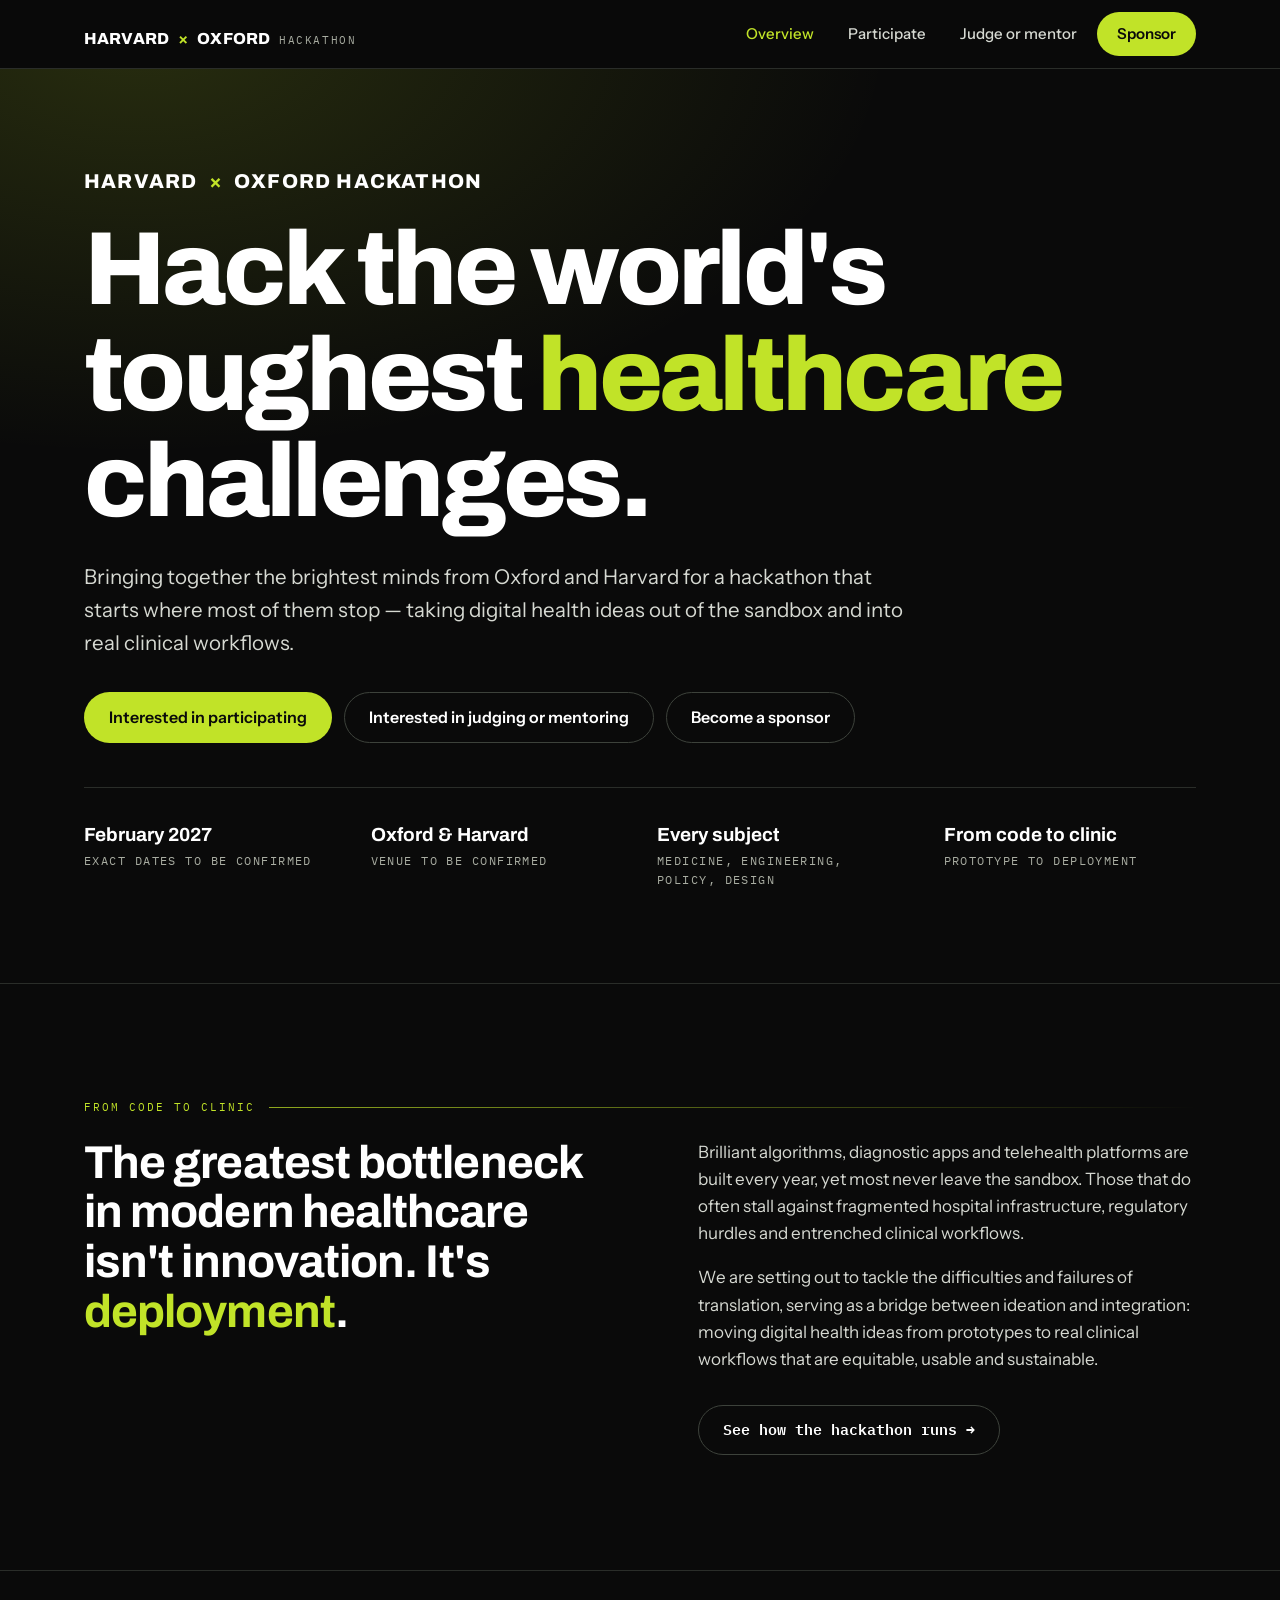
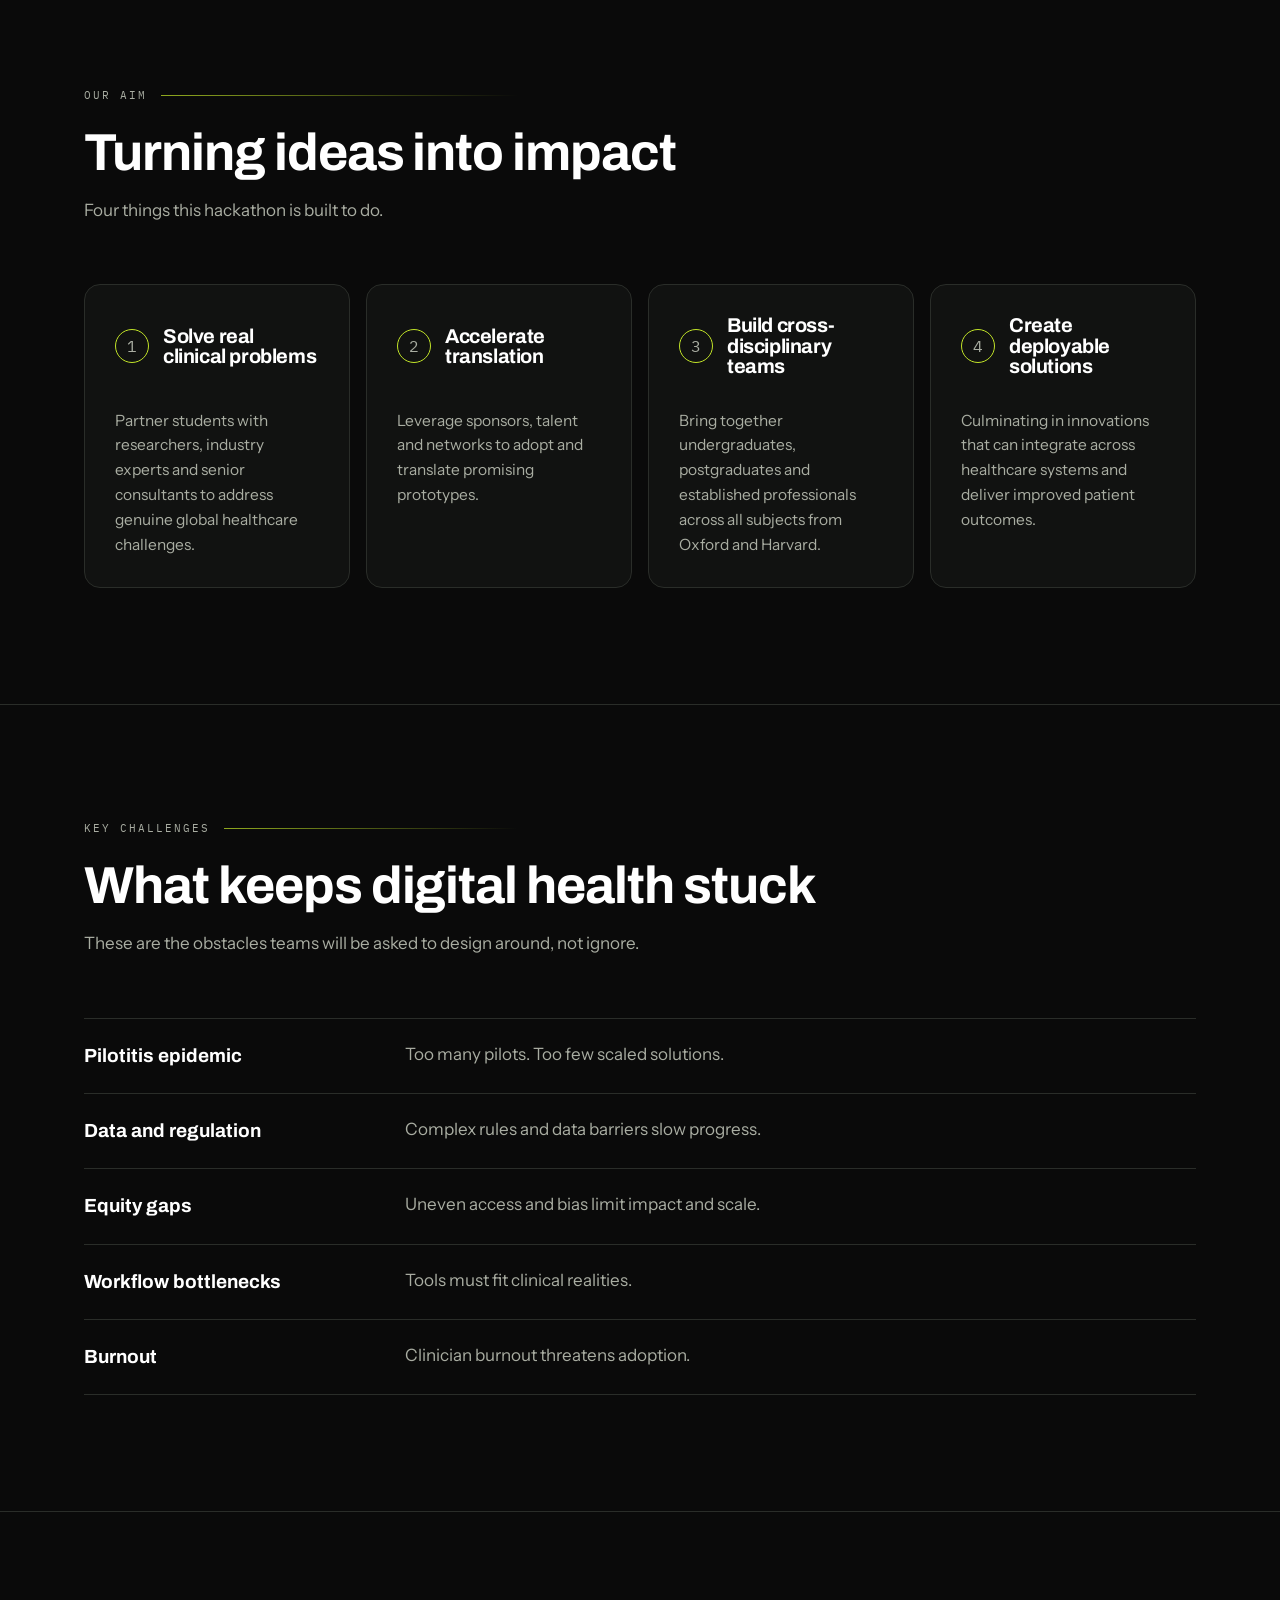
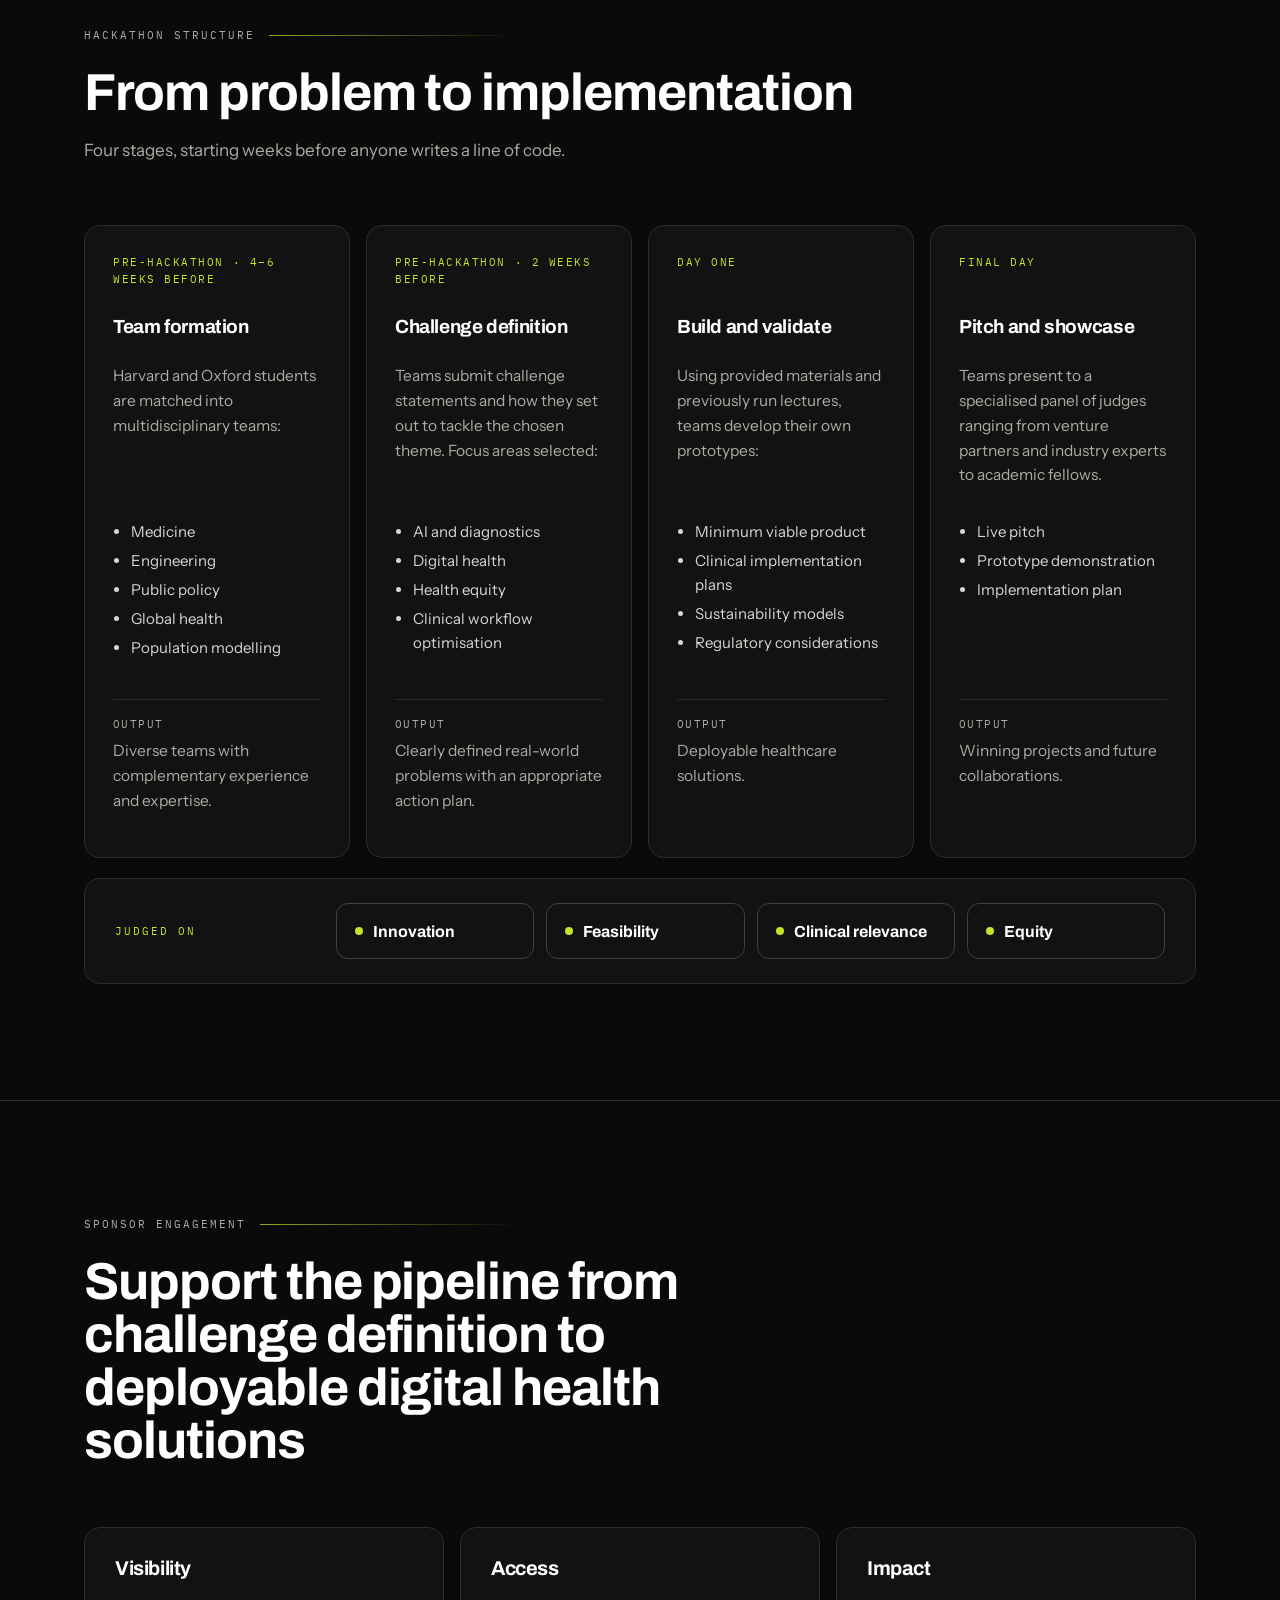
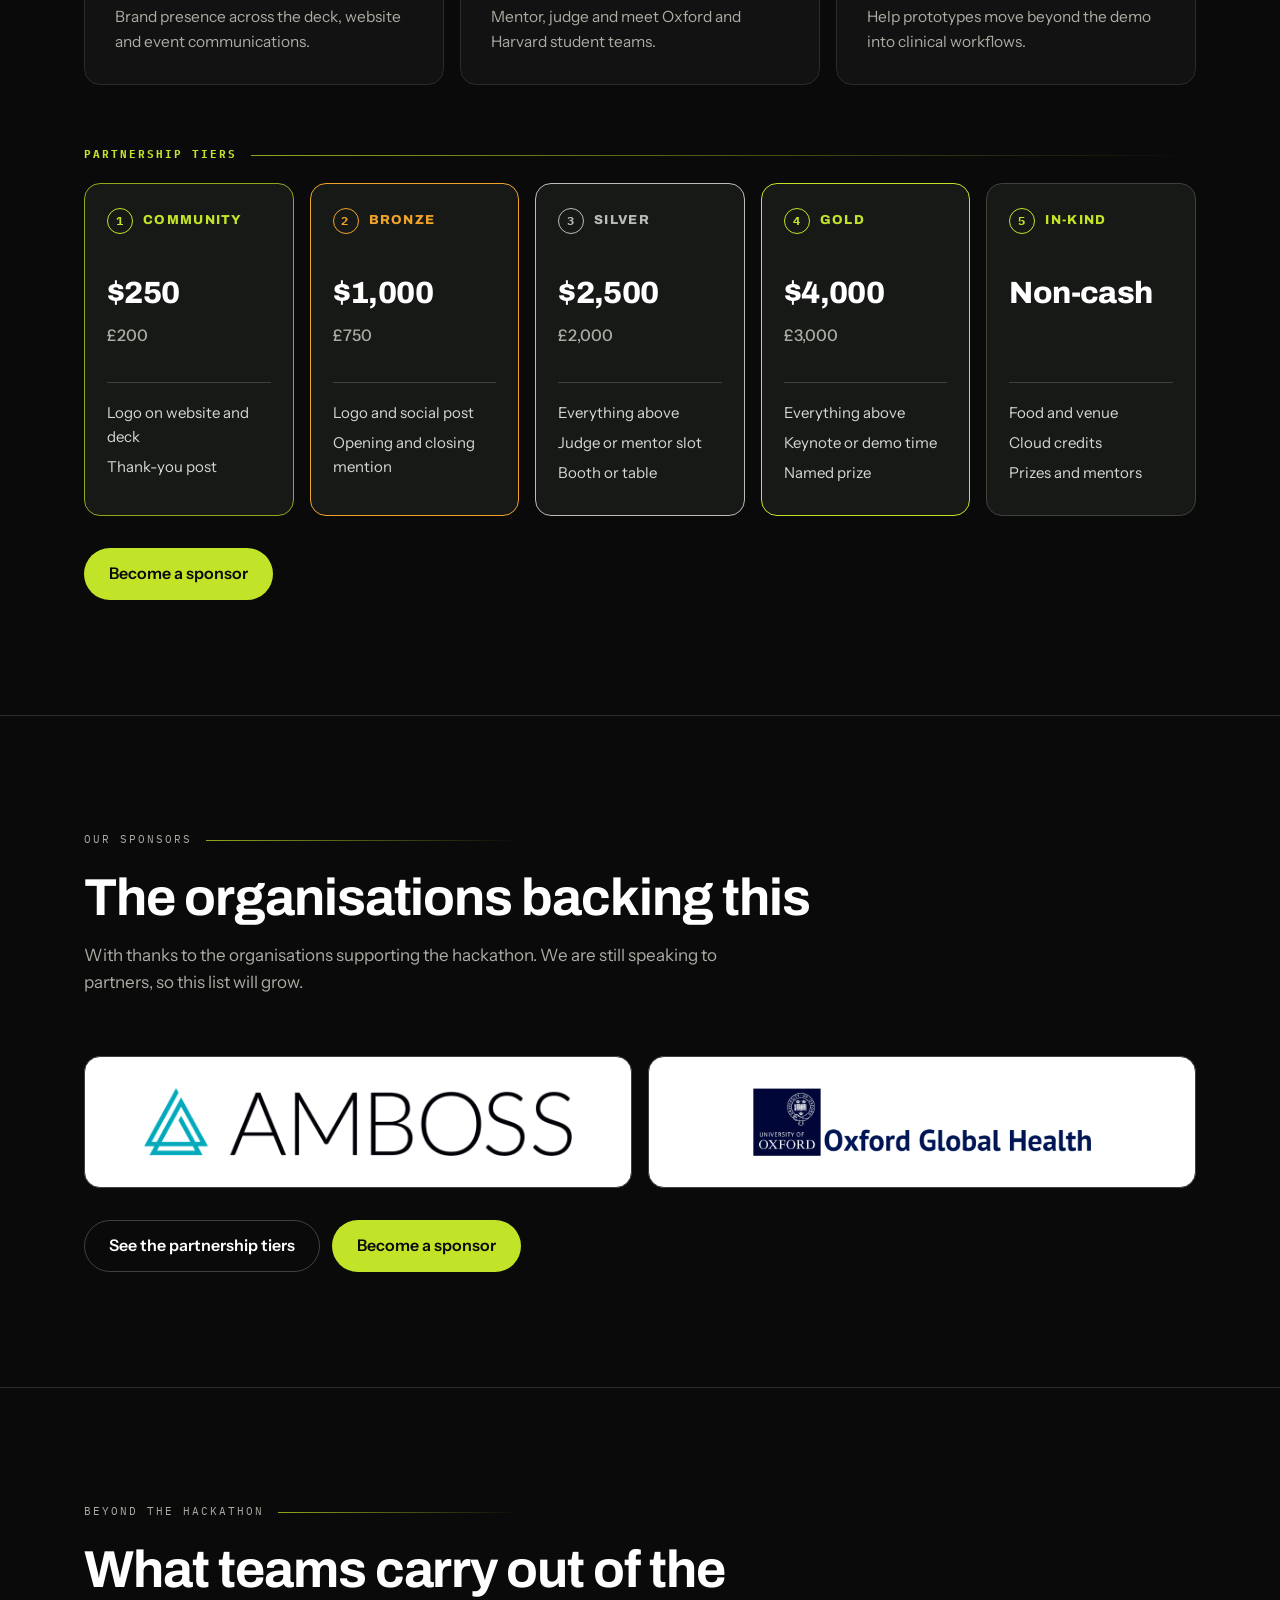
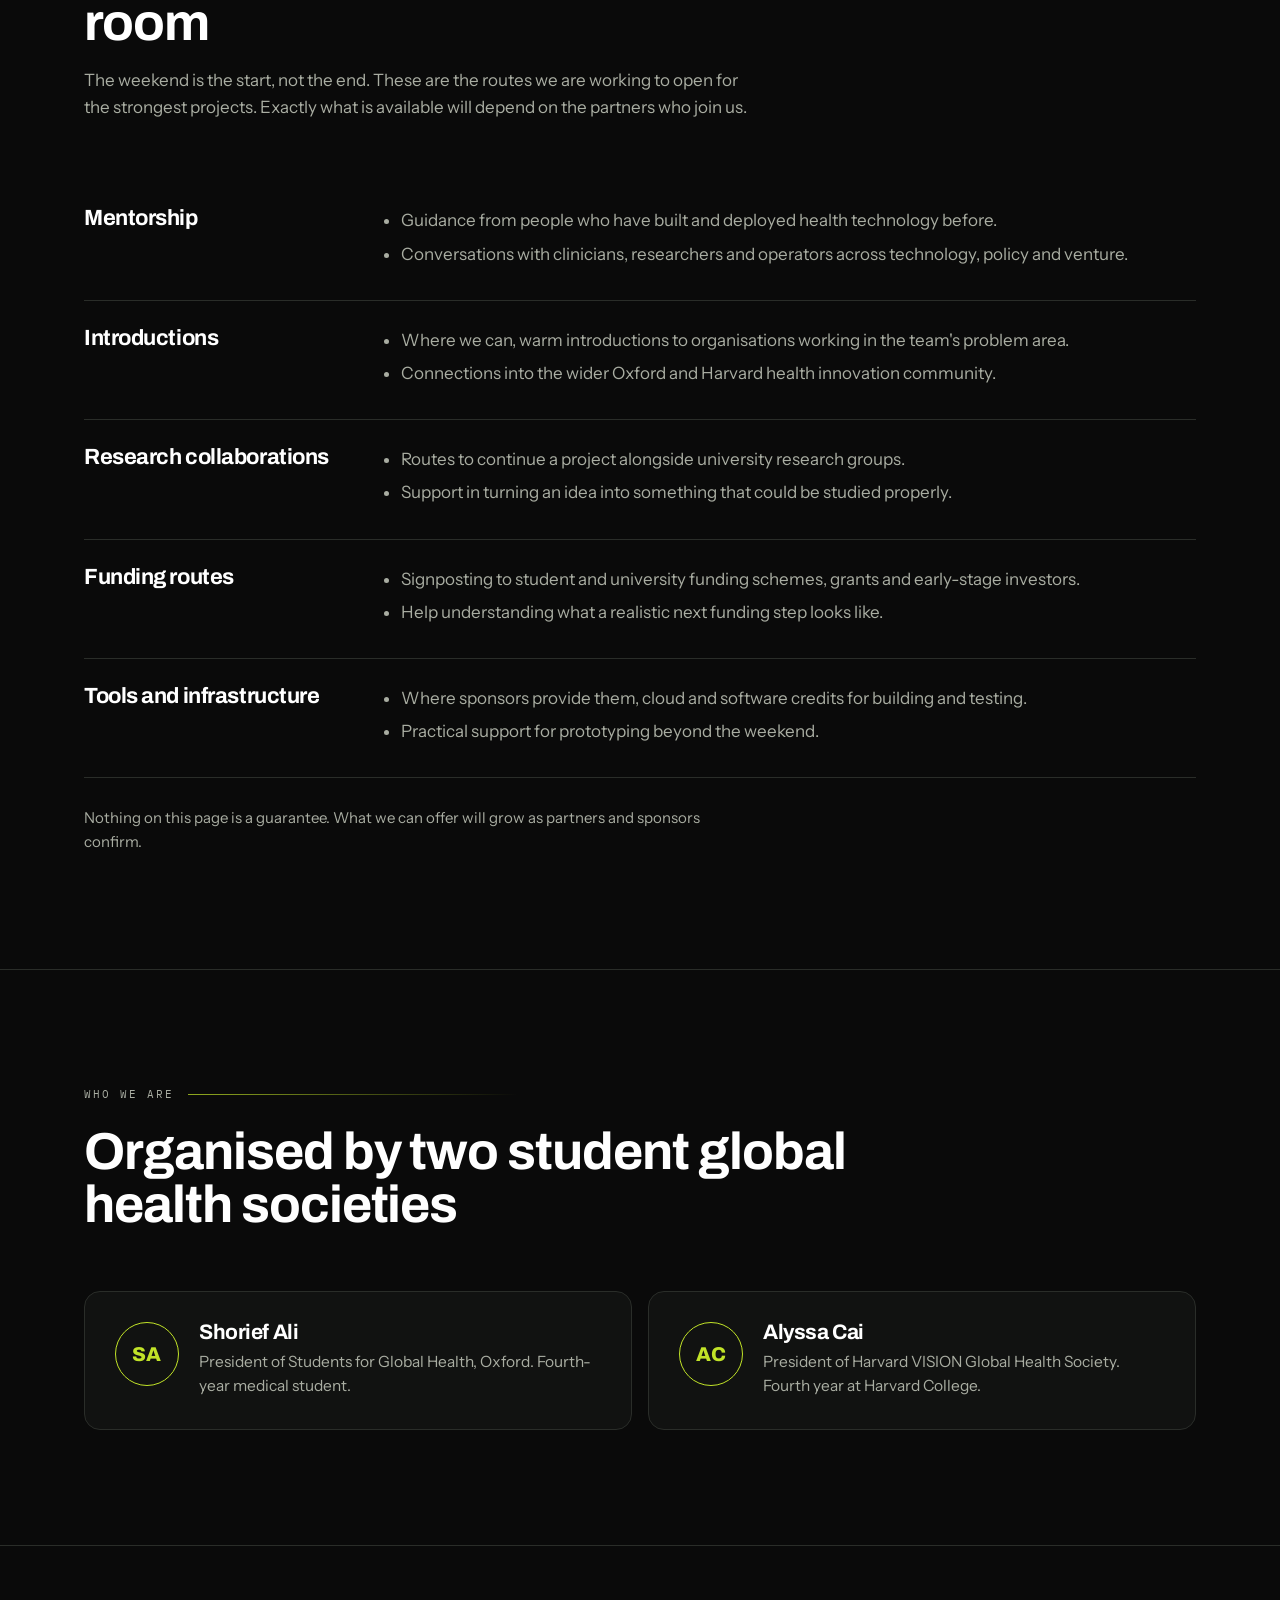
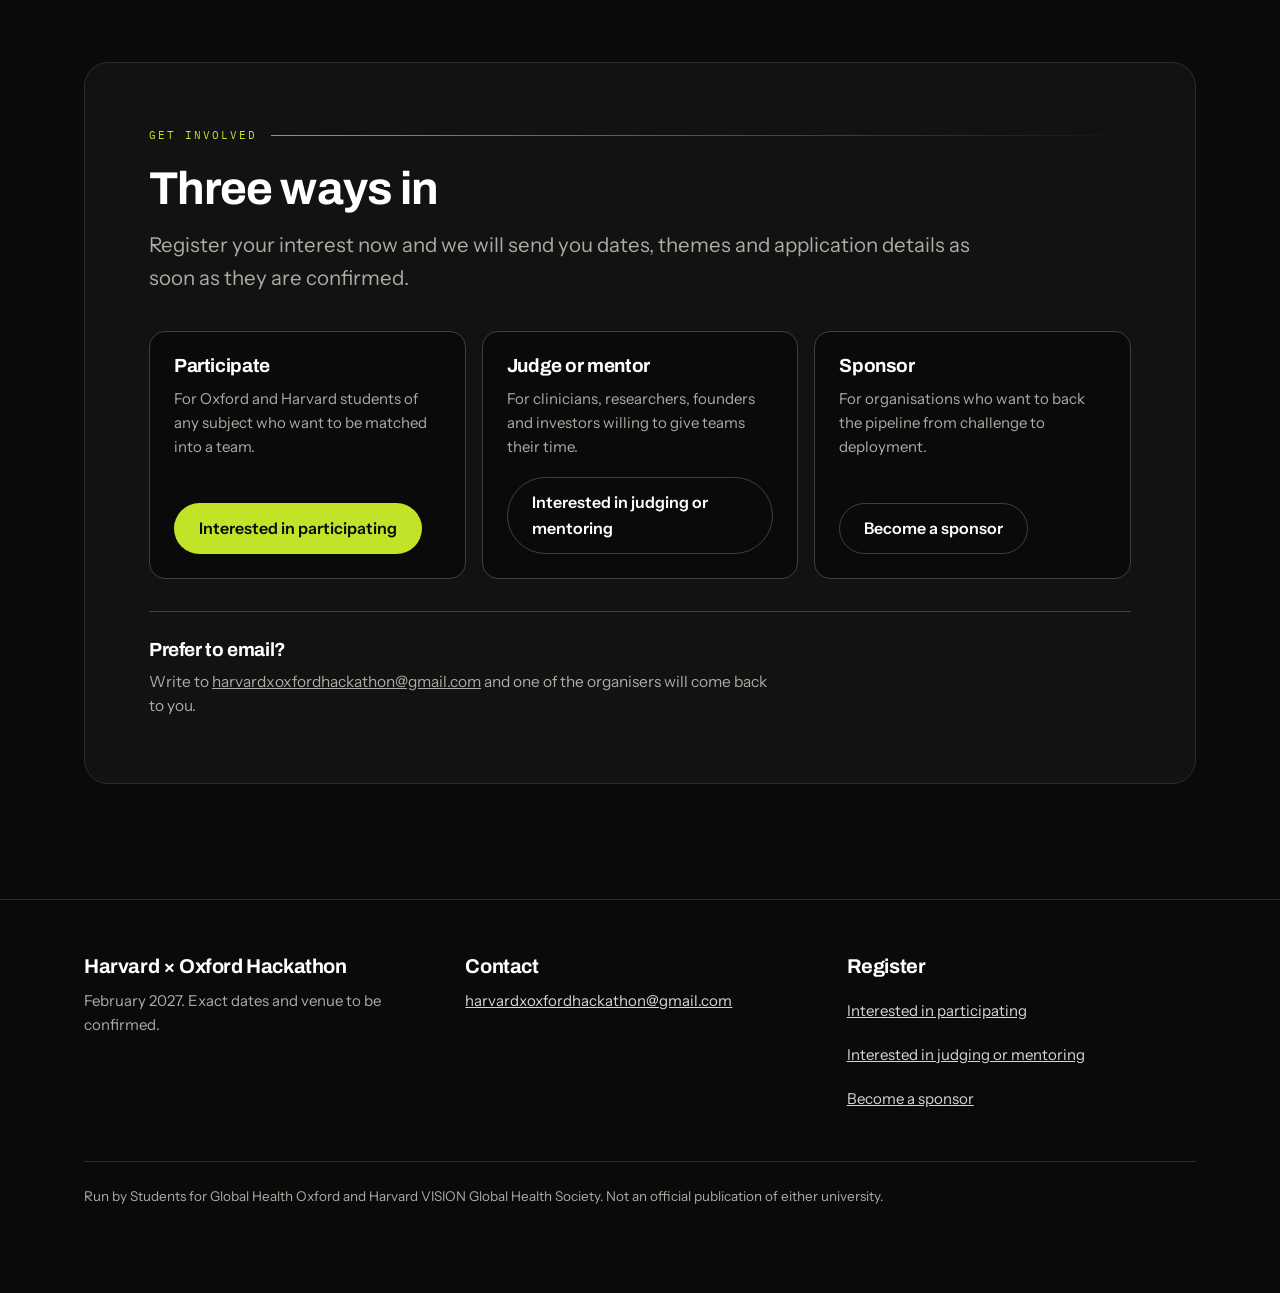
<file: index.html>
<!DOCTYPE html>
<html lang="en-GB">
<head>
<meta charset="utf-8">
<meta name="viewport" content="width=device-width, initial-scale=1">
<title>Harvard × Oxford Hackathon — From code to clinic</title>
<meta name="description" content="A joint Harvard and Oxford healthcare hackathon, February 2027. Multidisciplinary student teams take digital health ideas from prototype to real clinical workflows. Sign up to participate, judge, mentor or sponsor.">
<meta name="theme-color" content="#0A0A0A">
<meta property="og:title" content="Harvard × Oxford Hackathon">
<meta property="og:description" content="Bringing together the brightest minds from Oxford and Harvard to hack the world's toughest healthcare challenges. February 2027.">
<meta property="og:type" content="website">
<link rel="icon" href="data:image/svg+xml,%3Csvg%20xmlns%3D%22http%3A%2F%2Fwww.w3.org%2F2000%2Fsvg%22%20viewBox%3D%220%200%2032%2032%22%3E%3Crect%20width%3D%2232%22%20height%3D%2232%22%20rx%3D%227%22%20fill%3D%22%230A0A0A%22%2F%3E%3Cpath%20d%3D%22M9%209L23%2023M23%209L9%2023%22%20stroke%3D%22%23C1E328%22%20stroke-width%3D%224.5%22%20stroke-linecap%3D%22round%22%2F%3E%3C%2Fsvg%3E">
<link rel="preconnect" href="https://fonts.googleapis.com">
<link rel="preconnect" href="https://fonts.gstatic.com" crossorigin>
<link href="https://fonts.googleapis.com/css2?family=Archivo:wght@600;700;800&family=Instrument+Sans:wght@400;500;600&family=IBM+Plex+Mono:wght@400;500&display=swap" rel="stylesheet">
<link rel="stylesheet" href="assets/hack.css?v=4">
</head>
<body>

<a class="skip" href="#main">Skip to main content</a>

<header class="site-head">
  <div class="wrap head-in">
    <a class="brand" href="index.html">
      Harvard <span class="x" aria-hidden="true">×</span><span class="vh">by</span> Oxford
      <span class="sub">Hackathon</span>
    </a>

    <button class="menu-btn" type="button" aria-expanded="false" aria-controls="mainnav">
      <span class="bars" aria-hidden="true"></span> Menu
    </button>

    <nav class="mainnav" id="mainnav" aria-label="Main">
      <ul>
        <li><a href="index.html" aria-current="page">Overview</a></li>
        <li><a href="participate.html">Participate</a></li>
        <li><a href="mentor.html">Judge or mentor</a></li>
        <li class="nav-cta"><a href="sponsor.html">Sponsor</a></li>
      </ul>
    </nav>
  </div>
</header>

<main id="main">

<!-- ============ HERO ============ -->
<section class="hero" id="top">
  <div class="wrap">
    <p class="kicker">Harvard <span class="x" aria-hidden="true">×</span> Oxford Hackathon</p>
    <h1>Hack the world's toughest <em>healthcare</em> challenges.</h1>
    <p class="lede">Bringing together the brightest minds from Oxford and Harvard for a hackathon
    that starts where most of them stop — taking digital health ideas out of the sandbox and into
    real clinical workflows.</p>

    <div class="cta-row">
      <a class="btn btn-fill" href="participate.html">Interested in participating</a>
      <a class="btn btn-ghost" href="mentor.html">Interested in judging or mentoring</a>
      <a class="btn btn-ghost" href="sponsor.html">Become a sponsor</a>
    </div>

    <ul class="facts">
      <li><b>February 2027</b>Exact dates to be confirmed</li>
      <li><b>Oxford &amp; Harvard</b>Venue to be confirmed</li>
      <li><b>Every subject</b>Medicine, engineering, policy, design</li>
      <li><b>From code to clinic</b>Prototype to deployment</li>
    </ul>
  </div>
</section>

<!-- ============ MISSION ============ -->
<section id="mission">
  <div class="wrap">
    <p class="eyebrow">From code to clinic</p>
    <div class="split">
      <div class="rv">
        <h2 class="pull">The greatest bottleneck in modern healthcare isn't innovation. It's
        <em>deployment</em>.</h2>
      </div>
      <div class="rv">
        <p>Brilliant algorithms, diagnostic apps and telehealth platforms are built every year, yet
        most never leave the sandbox. Those that do often stall against fragmented hospital
        infrastructure, regulatory hurdles and entrenched clinical workflows.</p>
        <p>We are setting out to tackle the difficulties and failures of translation, serving as a
        bridge between ideation and integration: moving digital health ideas from prototypes to real
        clinical workflows that are equitable, usable and sustainable.</p>
        <div class="cta-row">
          <a class="btn btn-ghost btn-arrow" href="#structure">See how the hackathon runs →</a>
        </div>
      </div>
    </div>
  </div>
</section>

<!-- ============ AIMS ============ -->
<section id="aims">
  <div class="wrap">
    <div class="sec-head rv">
      <p class="eyebrow">Our aim</p>
      <h2>Turning ideas into impact</h2>
      <p>Four things this hackathon is built to do.</p>
    </div>

    <div class="grid g4">
      <div class="card rv">
        <div class="card-top">
          <p class="num" aria-hidden="true">1</p>
          <h3>Solve real clinical problems</h3>
        </div>
        <p>Partner students with researchers, industry experts and senior consultants to address
        genuine global healthcare challenges.</p>
      </div>
      <div class="card rv">
        <div class="card-top">
          <p class="num" aria-hidden="true">2</p>
          <h3>Accelerate translation</h3>
        </div>
        <p>Leverage sponsors, talent and networks to adopt and translate promising prototypes.</p>
      </div>
      <div class="card rv">
        <div class="card-top">
          <p class="num" aria-hidden="true">3</p>
          <h3>Build cross-disciplinary teams</h3>
        </div>
        <p>Bring together undergraduates, postgraduates and established professionals across all
        subjects from Oxford and Harvard.</p>
      </div>
      <div class="card rv">
        <div class="card-top">
          <p class="num" aria-hidden="true">4</p>
          <h3>Create deployable solutions</h3>
        </div>
        <p>Culminating in innovations that can integrate across healthcare systems and deliver
        improved patient outcomes.</p>
      </div>
    </div>
  </div>
</section>

<!-- ============ CHALLENGES ============ -->
<section id="challenges">
  <div class="wrap">
    <div class="sec-head rv">
      <p class="eyebrow">Key challenges</p>
      <h2>What keeps digital health stuck</h2>
      <p>These are the obstacles teams will be asked to design around, not ignore.</p>
    </div>

    <dl class="chal rv">
      <div>
        <dt>Pilotitis epidemic</dt>
        <dd>Too many pilots. Too few scaled solutions.</dd>
      </div>
      <div>
        <dt>Data and regulation</dt>
        <dd>Complex rules and data barriers slow progress.</dd>
      </div>
      <div>
        <dt>Equity gaps</dt>
        <dd>Uneven access and bias limit impact and scale.</dd>
      </div>
      <div>
        <dt>Workflow bottlenecks</dt>
        <dd>Tools must fit clinical realities.</dd>
      </div>
      <div>
        <dt>Burnout</dt>
        <dd>Clinician burnout threatens adoption.</dd>
      </div>
    </dl>
  </div>
</section>

<!-- ============ STRUCTURE ============ -->
<section id="structure">
  <div class="wrap">
    <div class="sec-head rv">
      <p class="eyebrow">Hackathon structure</p>
      <h2>From problem to implementation</h2>
      <p>Four stages, starting weeks before anyone writes a line of code.</p>
    </div>

    <div class="grid g4">
      <div class="stage rv">
        <p class="when">Pre-hackathon · 4–6 weeks before</p>
        <h3>Team formation</h3>
        <p>Harvard and Oxford students are matched into multidisciplinary teams:</p>
        <ul>
          <li>Medicine</li>
          <li>Engineering</li>
          <li>Public policy</li>
          <li>Global health</li>
          <li>Population modelling</li>
        </ul>
        <p class="out"><b>Output</b>Diverse teams with complementary experience and expertise.</p>
      </div>

      <div class="stage rv">
        <p class="when">Pre-hackathon · 2 weeks before</p>
        <h3>Challenge definition</h3>
        <p>Teams submit challenge statements and how they set out to tackle the chosen theme.
        Focus areas selected:</p>
        <ul>
          <li>AI and diagnostics</li>
          <li>Digital health</li>
          <li>Health equity</li>
          <li>Clinical workflow optimisation</li>
        </ul>
        <p class="out"><b>Output</b>Clearly defined real-world problems with an appropriate action plan.</p>
      </div>

      <div class="stage rv">
        <p class="when">Day one</p>
        <h3>Build and validate</h3>
        <p>Using provided materials and previously run lectures, teams develop their own prototypes:</p>
        <ul>
          <li>Minimum viable product</li>
          <li>Clinical implementation plans</li>
          <li>Sustainability models</li>
          <li>Regulatory considerations</li>
        </ul>
        <p class="out"><b>Output</b>Deployable healthcare solutions.</p>
      </div>

      <div class="stage rv">
        <p class="when">Final day</p>
        <h3>Pitch and showcase</h3>
        <p>Teams present to a specialised panel of judges ranging from venture partners and industry
        experts to academic fellows.</p>
        <ul>
          <li>Live pitch</li>
          <li>Prototype demonstration</li>
          <li>Implementation plan</li>
        </ul>
        <p class="out"><b>Output</b>Winning projects and future collaborations.</p>
      </div>
    </div>

    <div class="judged rv">
      <h3>Judged on</h3>
      <ul>
        <li>Innovation</li>
        <li>Feasibility</li>
        <li>Clinical relevance</li>
        <li>Equity</li>
      </ul>
    </div>
  </div>
</section>

<!-- ============ SPONSORSHIP ============ -->
<section id="sponsors">
  <div class="wrap">
    <div class="sec-head rv">
      <p class="eyebrow">Sponsor engagement</p>
      <h2>Support the pipeline from challenge definition to deployable digital health solutions</h2>
    </div>

    <div class="grid g3 rv">
      <div class="card">
        <h3>Visibility</h3>
        <p>Brand presence across the deck, website and event communications.</p>
      </div>
      <div class="card">
        <h3>Access</h3>
        <p>Mentor, judge and meet Oxford and Harvard student teams.</p>
      </div>
      <div class="card">
        <h3>Impact</h3>
        <p>Help prototypes move beyond the demo into clinical workflows.</p>
      </div>
    </div>

    <h3 class="eyebrow" style="margin:clamp(40px,5vw,64px) 0 22px">Partnership tiers</h3>

    <div class="grid g5">
      <div class="tier tier-community rv">
        <h4 class="name"><span aria-hidden="true">1</span> Community</h4>
        <p class="price">$250<span class="alt">£200</span></p>
        <ul>
          <li>Logo on website and deck</li>
          <li>Thank-you post</li>
        </ul>
      </div>
      <div class="tier tier-bronze rv">
        <h4 class="name"><span aria-hidden="true">2</span> Bronze</h4>
        <p class="price">$1,000<span class="alt">£750</span></p>
        <ul>
          <li>Logo and social post</li>
          <li>Opening and closing mention</li>
        </ul>
      </div>
      <div class="tier tier-silver rv">
        <h4 class="name"><span aria-hidden="true">3</span> Silver</h4>
        <p class="price">$2,500<span class="alt">£2,000</span></p>
        <ul>
          <li>Everything above</li>
          <li>Judge or mentor slot</li>
          <li>Booth or table</li>
        </ul>
      </div>
      <div class="tier tier-gold rv">
        <h4 class="name"><span aria-hidden="true">4</span> Gold</h4>
        <p class="price">$4,000<span class="alt">£3,000</span></p>
        <ul>
          <li>Everything above</li>
          <li>Keynote or demo time</li>
          <li>Named prize</li>
        </ul>
      </div>
      <div class="tier rv">
        <h4 class="name"><span aria-hidden="true">5</span> In-kind</h4>
        <p class="price">Non-cash</p>
        <ul>
          <li>Food and venue</li>
          <li>Cloud credits</li>
          <li>Prizes and mentors</li>
        </ul>
      </div>
    </div>

    <div class="cta-row">
      <a class="btn btn-fill" href="sponsor.html">Become a sponsor</a>
    </div>
  </div>
</section>

<!-- ============ OUR SPONSORS ============ -->
<!-- Adding a sponsor: copy one <li> below, put their logo file in
     assets/logos/, and point the <img> at it. Set width and height to the
     file's real pixel size so the page does not jump about while it loads,
     and put the organisation's name in the alt text.

     Logos sit on a white tile, so supply the normal full-colour version, not
     a white one, and trim any empty margin off the file first — otherwise the
     logo renders smaller than the ones beside it. Keep the sponsors in tier
     order: gold first, then silver, bronze, community, in-kind. -->
<section id="our-sponsors">
  <div class="wrap">
    <div class="sec-head rv">
      <p class="eyebrow">Our sponsors</p>
      <h2>The organisations backing this</h2>
      <p>With thanks to the organisations supporting the hackathon. We are still speaking to
      partners, so this list will grow.</p>
    </div>

    <ul class="logos rv">
      <li><img src="assets/logos/amboss.png" alt="AMBOSS" width="900" height="143"></li>
      <li><img src="assets/logos/oxford-global-health.png" alt="University of Oxford — Oxford Global Health" width="900" height="181"></li>
    </ul>

    <div class="cta-row">
      <a class="btn btn-ghost" href="#sponsors">See the partnership tiers</a>
      <a class="btn btn-fill" href="sponsor.html">Become a sponsor</a>
    </div>
  </div>
</section>

<!-- ============ BEYOND ============ -->
<section id="beyond">
  <div class="wrap">
    <div class="sec-head rv">
      <p class="eyebrow">Beyond the hackathon</p>
      <h2>What teams carry out of the room</h2>
      <p>The weekend is the start, not the end. These are the routes we are working to open for
      the strongest projects. Exactly what is available will depend on the partners who join us.</p>
    </div>

    <div class="offer rv">
      <h3>Mentorship</h3>
      <ul>
        <li>Guidance from people who have built and deployed health technology before.</li>
        <li>Conversations with clinicians, researchers and operators across technology, policy and
        venture.</li>
      </ul>
    </div>
    <div class="offer rv">
      <h3>Introductions</h3>
      <ul>
        <li>Where we can, warm introductions to organisations working in the team's problem area.</li>
        <li>Connections into the wider Oxford and Harvard health innovation community.</li>
      </ul>
    </div>
    <div class="offer rv">
      <h3>Research collaborations</h3>
      <ul>
        <li>Routes to continue a project alongside university research groups.</li>
        <li>Support in turning an idea into something that could be studied properly.</li>
      </ul>
    </div>
    <div class="offer rv">
      <h3>Funding routes</h3>
      <ul>
        <li>Signposting to student and university funding schemes, grants and early-stage investors.</li>
        <li>Help understanding what a realistic next funding step looks like.</li>
      </ul>
    </div>
    <div class="offer rv">
      <h3>Tools and infrastructure</h3>
      <ul>
        <li>Where sponsors provide them, cloud and software credits for building and testing.</li>
        <li>Practical support for prototyping beyond the weekend.</li>
      </ul>
    </div>

    <p class="caveat rv">Nothing on this page is a guarantee. What we can offer will grow as
    partners and sponsors confirm.</p>
  </div>
</section>

<!-- ============ ORGANISERS ============ -->
<section id="organisers">
  <div class="wrap">
    <div class="sec-head rv">
      <p class="eyebrow">Who we are</p>
      <h2>Organised by two student global health societies</h2>
    </div>

    <div class="grid g2">
      <div class="card person rv">
        <p class="initials" aria-hidden="true">SA</p>
        <div>
          <h3>Shorief Ali</h3>
          <p>President of Students for Global Health, Oxford. Fourth-year medical student.</p>
        </div>
      </div>
      <div class="card person rv">
        <p class="initials" aria-hidden="true">AC</p>
        <div>
          <h3>Alyssa Cai</h3>
          <p>President of Harvard VISION Global Health Society. Fourth year at Harvard College.</p>
        </div>
      </div>
    </div>
  </div>
</section>

<!-- ============ CLOSING CALL TO ACTION ============ -->
<section id="get-involved">
  <div class="wrap">
    <div class="close-cta rv">
      <p class="eyebrow">Get involved</p>
      <h2>Three ways in</h2>
      <p class="lede">Register your interest now and we will send you dates, themes and application
      details as soon as they are confirmed.</p>

      <div class="cta-cards">
        <div class="cta-card">
          <h3>Participate</h3>
          <p>For Oxford and Harvard students of any subject who want to be matched into a team.</p>
          <a class="btn btn-fill" href="participate.html">Interested in participating</a>
        </div>
        <div class="cta-card">
          <h3>Judge or mentor</h3>
          <p>For clinicians, researchers, founders and investors willing to give teams their time.</p>
          <a class="btn btn-ghost" href="mentor.html">Interested in judging or mentoring</a>
        </div>
        <div class="cta-card">
          <h3>Sponsor</h3>
          <p>For organisations who want to back the pipeline from challenge to deployment.</p>
          <a class="btn btn-ghost" href="sponsor.html">Become a sponsor</a>
        </div>
      </div>

      <div class="contact" id="contact">
        <h3>Prefer to email?</h3>
        <p>Write to <a href="mailto:harvardxoxfordhackathon@gmail.com">harvardxoxfordhackathon@gmail.com</a> and one of the organisers will
        come back to you.</p>
      </div>
    </div>
  </div>
</section>

</main>

<footer class="site-foot">
  <div class="wrap">
    <div class="foot-in">
      <div>
        <h2>Harvard <span class="x" aria-hidden="true">×</span> Oxford Hackathon</h2>
        <p>February 2027. Exact dates and venue to be confirmed.</p>
      </div>
      <div>
        <h2>Contact</h2>
        <p><a href="mailto:harvardxoxfordhackathon@gmail.com">harvardxoxfordhackathon@gmail.com</a></p>
      </div>
      <div>
        <h2>Register</h2>
        <ul>
          <li><a href="participate.html">Interested in participating</a></li>
          <li><a href="mentor.html">Interested in judging or mentoring</a></li>
          <li><a href="sponsor.html">Become a sponsor</a></li>
        </ul>
      </div>
    </div>
    <p class="fine">Run by Students for Global Health Oxford and Harvard VISION Global Health
    Society. Not an official publication of either university.</p>
  </div>
</footer>

<script src="assets/hack.js?v=4"></script>
</body>
</html>
</file>
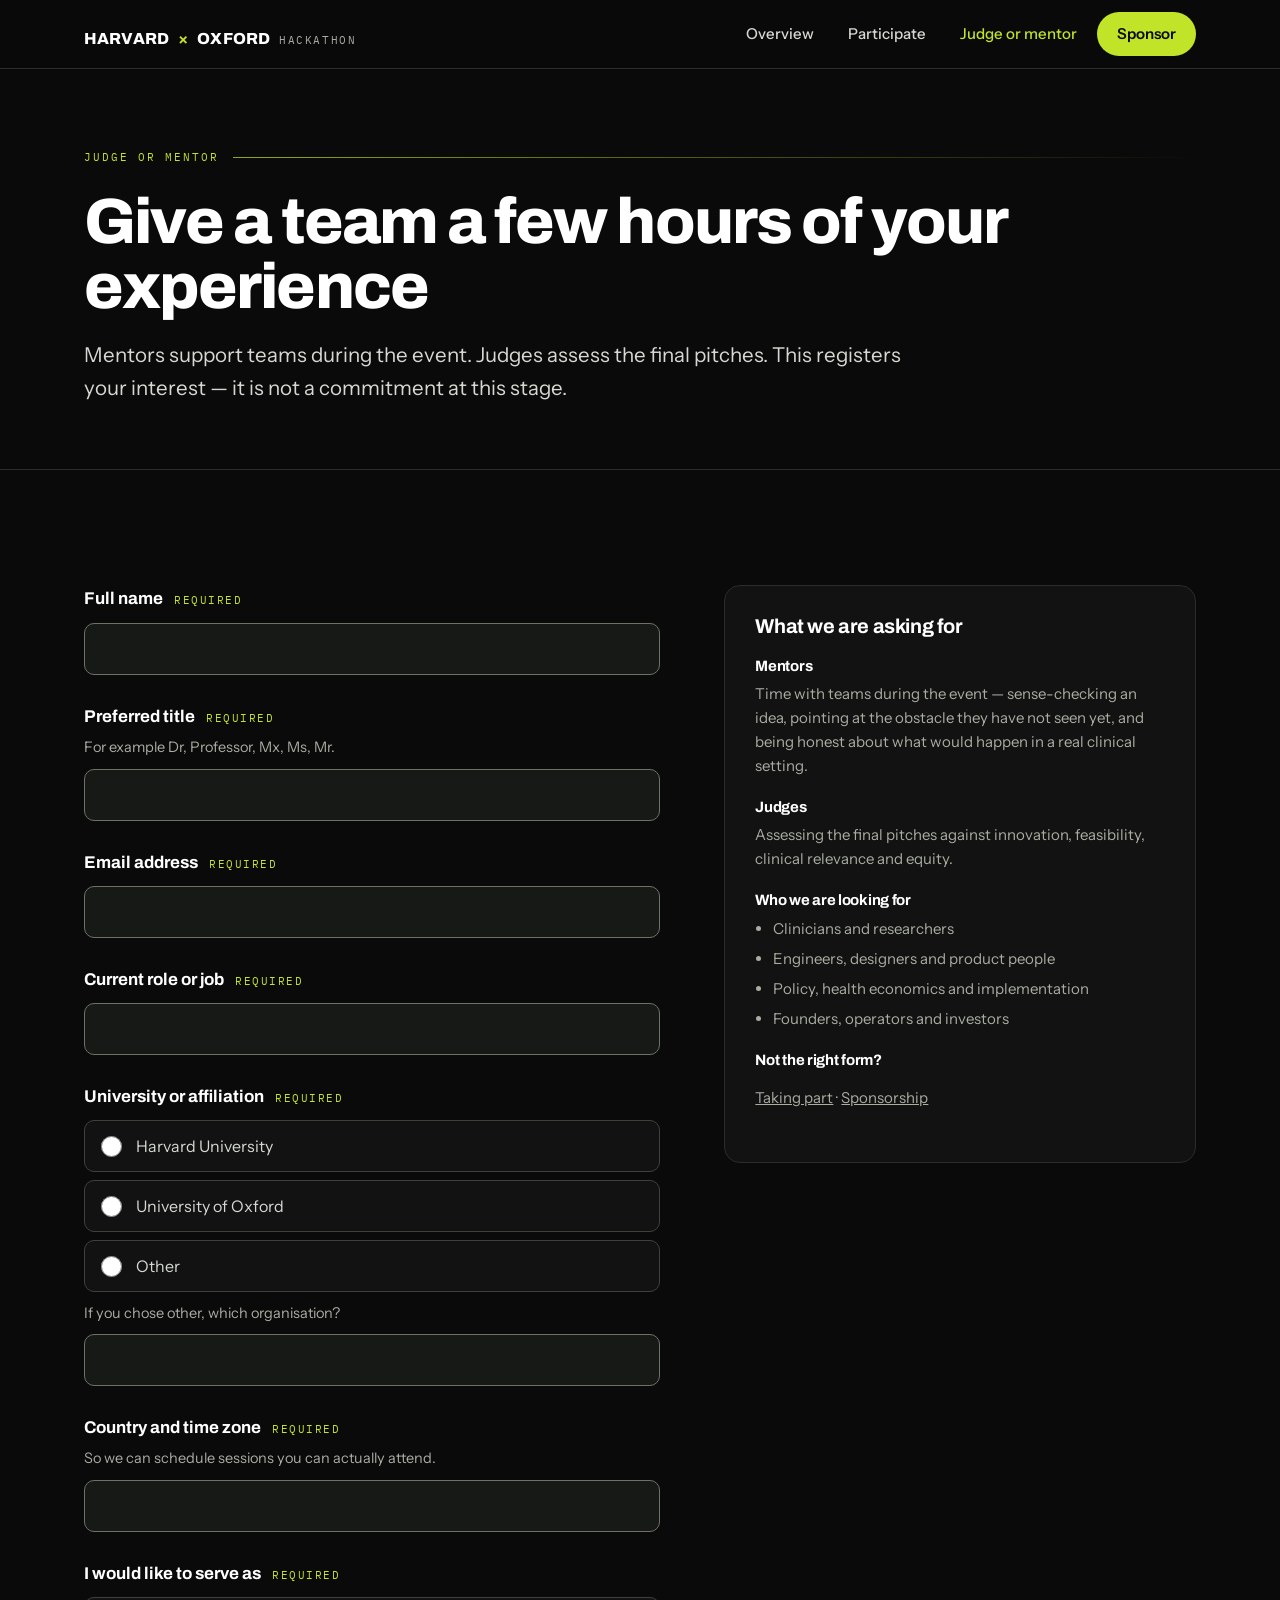
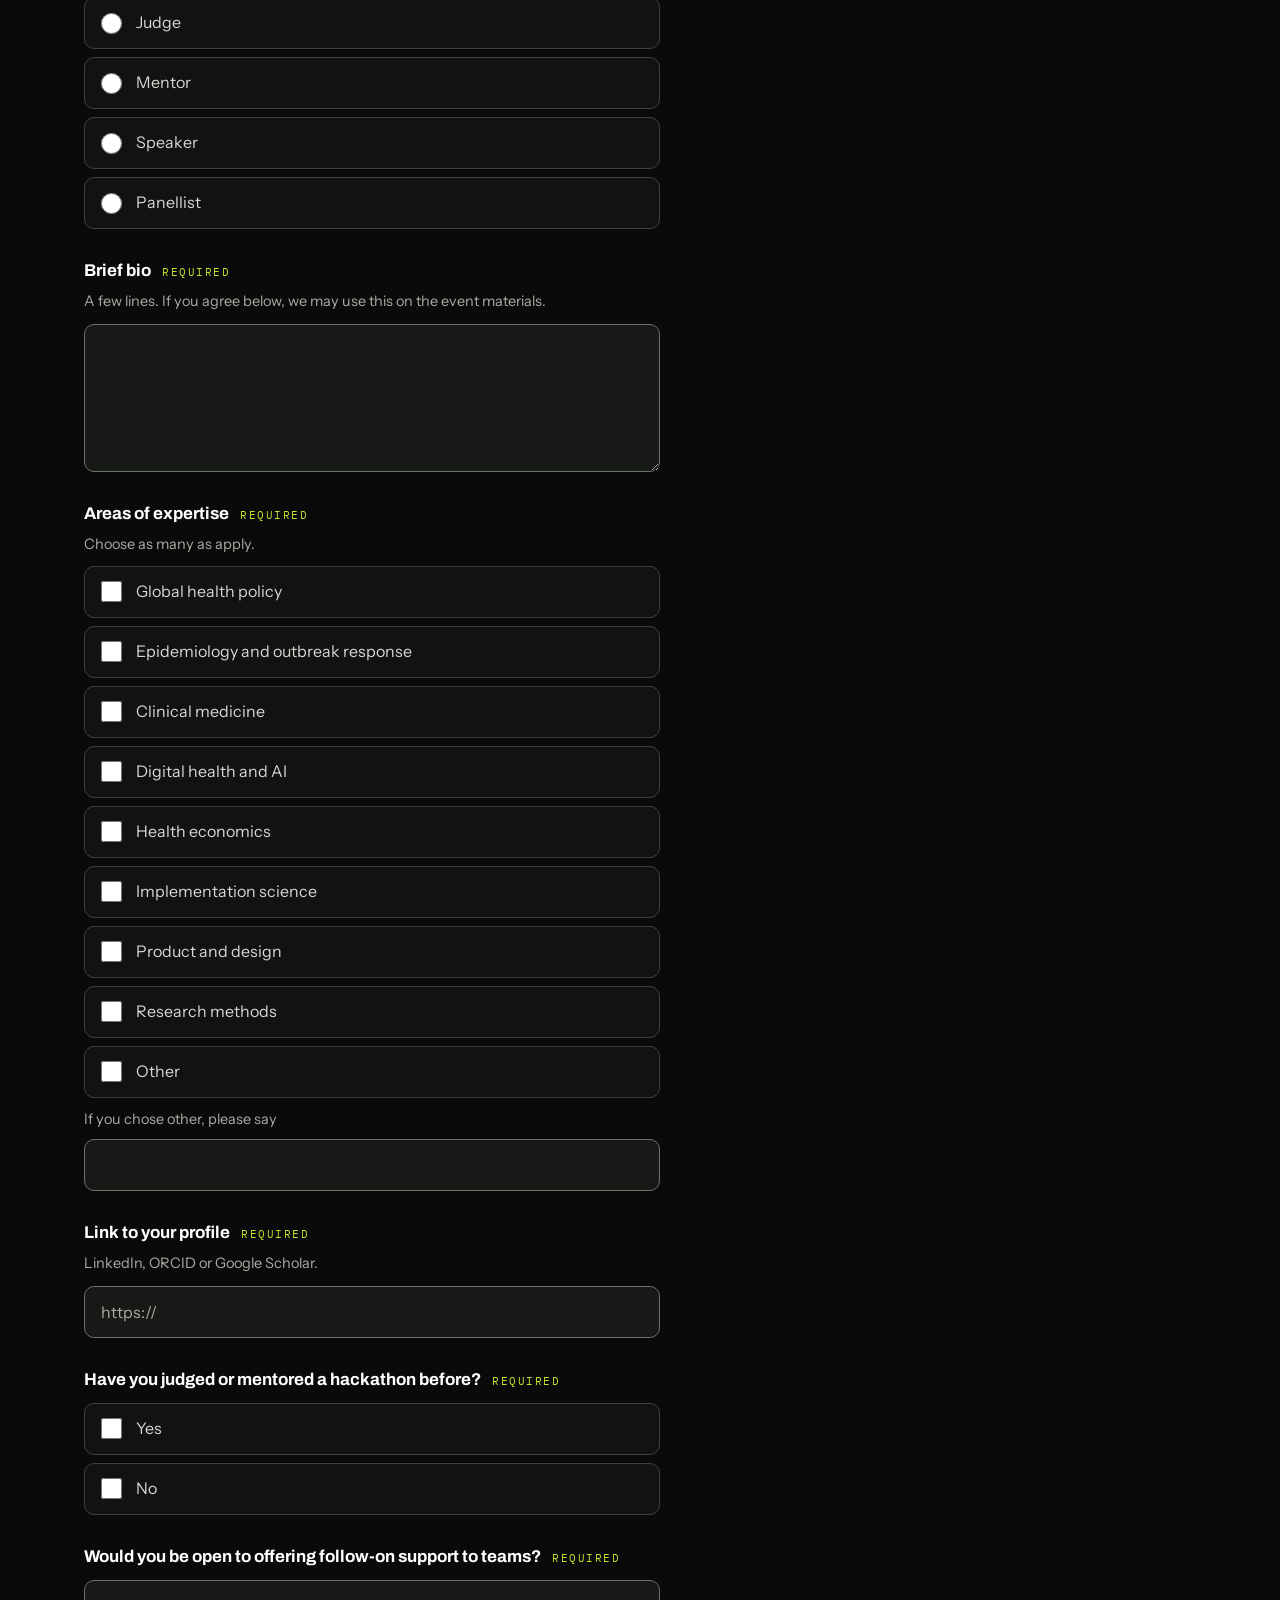
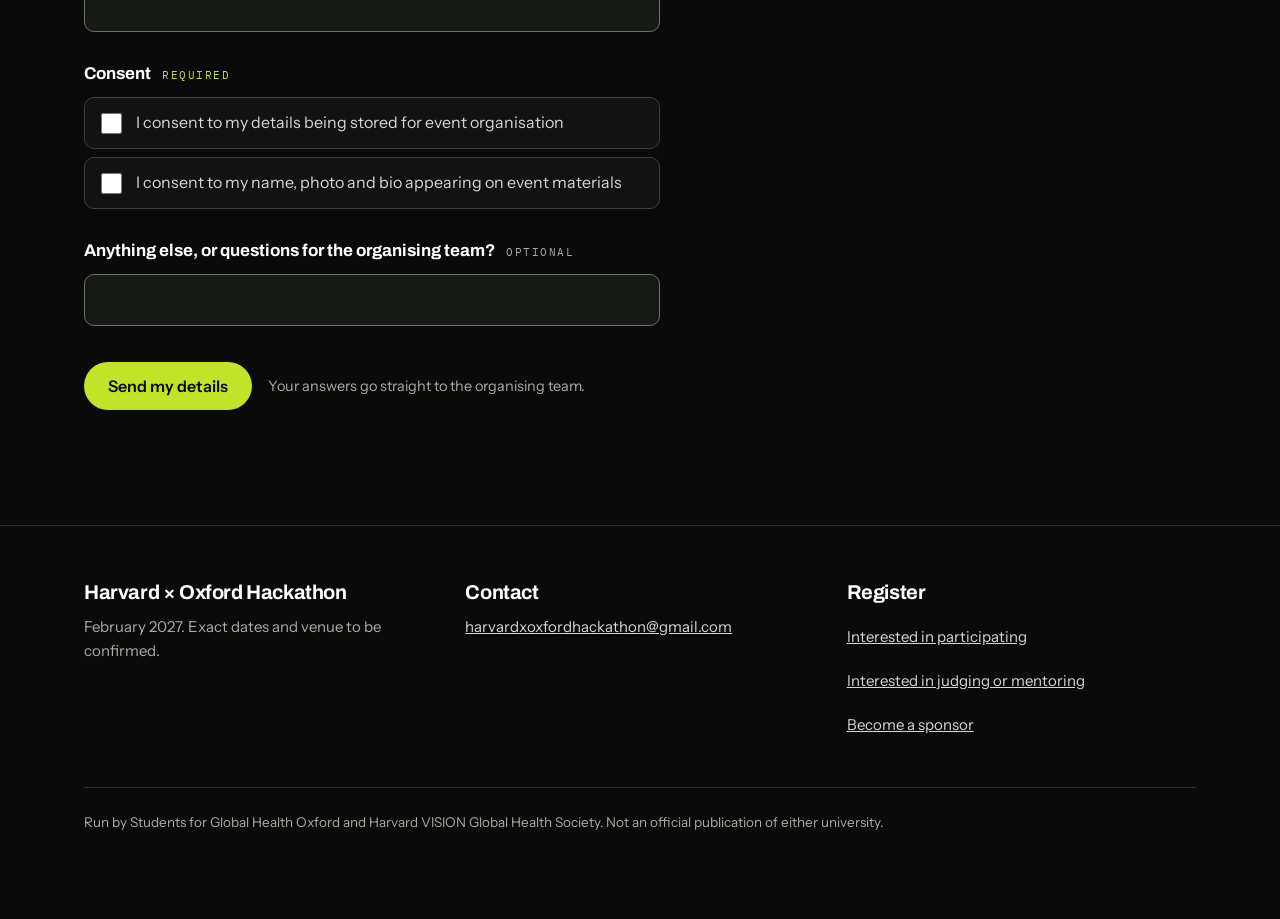
<file: mentor.html>
<!DOCTYPE html>
<html lang="en-GB">
<head>
<meta charset="utf-8">
<meta name="viewport" content="width=device-width, initial-scale=1">
<title>Register your interest in judging or mentoring — Harvard × Oxford Hackathon</title>
<meta name="description" content="Register your interest in judging or mentoring at the Harvard × Oxford healthcare hackathon. For clinicians, researchers, founders and investors.">
<meta name="theme-color" content="#0A0A0A">
<link rel="icon" href="data:image/svg+xml,%3Csvg%20xmlns%3D%22http%3A%2F%2Fwww.w3.org%2F2000%2Fsvg%22%20viewBox%3D%220%200%2032%2032%22%3E%3Crect%20width%3D%2232%22%20height%3D%2232%22%20rx%3D%227%22%20fill%3D%22%230A0A0A%22%2F%3E%3Cpath%20d%3D%22M9%209L23%2023M23%209L9%2023%22%20stroke%3D%22%23C1E328%22%20stroke-width%3D%224.5%22%20stroke-linecap%3D%22round%22%2F%3E%3C%2Fsvg%3E">
<link rel="preconnect" href="https://fonts.googleapis.com">
<link rel="preconnect" href="https://fonts.gstatic.com" crossorigin>
<link href="https://fonts.googleapis.com/css2?family=Archivo:wght@600;700;800&family=Instrument+Sans:wght@400;500;600&family=IBM+Plex+Mono:wght@400;500&display=swap" rel="stylesheet">
<link rel="stylesheet" href="assets/hack.css?v=4">
</head>
<body>

<a class="skip" href="#main">Skip to main content</a>

<!-- HEADER — duplicated on index.html, participate.html, mentor.html and
     sponsor.html. Change one, change all four. -->
<header class="site-head">
  <div class="wrap head-in">
    <a class="brand" href="index.html">
      Harvard <span class="x" aria-hidden="true">×</span><span class="vh">by</span> Oxford
      <span class="sub">Hackathon</span>
    </a>

    <button class="menu-btn" type="button" aria-expanded="false" aria-controls="mainnav">
      <span class="bars" aria-hidden="true"></span> Menu
    </button>

    <nav class="mainnav" id="mainnav" aria-label="Main">
      <ul>
        <li><a href="index.html">Overview</a></li>
        <li><a href="participate.html">Participate</a></li>
        <li><a href="mentor.html" aria-current="page">Judge or mentor</a></li>
        <li class="nav-cta"><a href="sponsor.html">Sponsor</a></li>
      </ul>
    </nav>
  </div>
</header>

<main id="main">

<section class="page-head">
  <div class="wrap">
    <p class="eyebrow">Judge or mentor</p>
    <h1>Give a team a few hours of your experience</h1>
    <p class="lede">Mentors support teams during the event. Judges assess the final pitches. This
    registers your interest — it is not a commitment at this stage.</p>
  </div>
</section>

<section>
  <div class="wrap form-layout">
    <div>
      <h2 class="vh">Judge and mentor interest form</h2>

      <form class="form" id="mentor-form" method="post"
            action="https://docs.google.com/forms/d/e/1FAIpQLSdmeKwU0fg0UJ15Wd06GlF_wZmkQAwomxuWlI0DnRak4Vefjg/formResponse"
            data-thanks="mentor-thanks">
        <input type="hidden" name="fvv" value="1">
        <input type="hidden" name="pageHistory" value="0">

        <div class="field">
          <label for="m-name">Full name <span class="req">Required</span></label>
          <input id="m-name" name="entry.2101995780" type="text" autocomplete="name" required>
        </div>

        <div class="field">
          <label for="m-title">Preferred title <span class="req">Required</span></label>
          <p class="hint" id="m-title-hint">For example Dr, Professor, Mx, Ms, Mr.</p>
          <input id="m-title" name="entry.900978874" type="text" aria-describedby="m-title-hint" required>
        </div>

        <div class="field">
          <label for="m-email">Email address <span class="req">Required</span></label>
          <input id="m-email" name="entry.1687136381" type="email" autocomplete="email" required>
        </div>

        <div class="field">
          <label for="m-role">Current role or job <span class="req">Required</span></label>
          <input id="m-role" name="entry.1524150950" type="text" autocomplete="organization-title" required>
        </div>

        <div class="field">
          <fieldset>
            <legend>University or affiliation <span class="req">Required</span></legend>
            <div class="opts">
              <label class="opt"><input type="radio" name="entry.1458099363" value="Harvard University" required> Harvard University</label>
              <label class="opt"><input type="radio" name="entry.1458099363" value="University of Oxford"> University of Oxford</label>
              <label class="opt"><input type="radio" name="entry.1458099363" value="__other_option__"> Other</label>
            </div>
            <div class="opt-other">
              <label for="m-uni-other">If you chose other, which organisation?</label>
              <input id="m-uni-other" name="entry.1458099363.other_option_response" type="text">
            </div>
          </fieldset>
        </div>

        <div class="field">
          <label for="m-zone">Country and time zone <span class="req">Required</span></label>
          <p class="hint" id="m-zone-hint">So we can schedule sessions you can actually attend.</p>
          <input id="m-zone" name="entry.788989180" type="text" aria-describedby="m-zone-hint" required>
        </div>

        <div class="field">
          <fieldset>
            <legend>I would like to serve as <span class="req">Required</span></legend>
            <div class="opts">
              <label class="opt"><input type="radio" name="entry.1702248812" value="Judge" required> Judge</label>
              <label class="opt"><input type="radio" name="entry.1702248812" value="Mentor"> Mentor</label>
              <label class="opt"><input type="radio" name="entry.1702248812" value="Speaker"> Speaker</label>
              <label class="opt"><input type="radio" name="entry.1702248812" value="Panelist"> Panellist</label>
            </div>
          </fieldset>
        </div>

        <div class="field">
          <label for="m-bio">Brief bio <span class="req">Required</span></label>
          <p class="hint" id="m-bio-hint">A few lines. If you agree below, we may use this on the event
          materials.</p>
          <textarea id="m-bio" name="entry.21904184" rows="5" aria-describedby="m-bio-hint" required></textarea>
        </div>

        <div class="field">
          <fieldset data-group-required="Please choose at least one area of expertise.">
            <legend>Areas of expertise <span class="req">Required</span></legend>
            <p class="hint">Choose as many as apply.</p>
            <div class="opts">
              <label class="opt"><input type="checkbox" name="entry.1558559881" value="Global health policy"> Global health policy</label>
              <label class="opt"><input type="checkbox" name="entry.1558559881" value="Epidemiology / outbreak response"> Epidemiology and outbreak response</label>
              <label class="opt"><input type="checkbox" name="entry.1558559881" value="Clinical medicine"> Clinical medicine</label>
              <label class="opt"><input type="checkbox" name="entry.1558559881" value="Digital health &amp; AI"> Digital health and AI</label>
              <label class="opt"><input type="checkbox" name="entry.1558559881" value="Health economics"> Health economics</label>
              <label class="opt"><input type="checkbox" name="entry.1558559881" value="Implementation science"> Implementation science</label>
              <label class="opt"><input type="checkbox" name="entry.1558559881" value="Product &amp; design"> Product and design</label>
              <label class="opt"><input type="checkbox" name="entry.1558559881" value="Research methods"> Research methods</label>
              <label class="opt"><input type="checkbox" name="entry.1558559881" value="__other_option__"> Other</label>
            </div>
            <div class="opt-other">
              <label for="m-exp-other">If you chose other, please say</label>
              <input id="m-exp-other" name="entry.1558559881.other_option_response" type="text">
            </div>
          </fieldset>
        </div>

        <div class="field">
          <label for="m-profile">Link to your profile <span class="req">Required</span></label>
          <p class="hint" id="m-profile-hint">LinkedIn, ORCID or Google Scholar.</p>
          <input id="m-profile" name="entry.1272362978" type="url" placeholder="https://"
                 aria-describedby="m-profile-hint" required>
        </div>

        <!-- The availability question has been removed from this page. It is
             still question 11 in the Google Form (entry.1813666338) and is
             still marked REQUIRED there, so until it is deleted or made
             optional in Google Forms, Google will reject every submission from
             this page and nothing will reach the response sheet. -->

        <div class="field">
          <fieldset data-group-required="Please answer whether you have judged or mentored before.">
            <legend>Have you judged or mentored a hackathon before? <span class="req">Required</span></legend>
            <div class="opts">
              <label class="opt"><input type="checkbox" name="entry.487737107" value="Yes"> Yes</label>
              <label class="opt"><input type="checkbox" name="entry.487737107" value="No"> No</label>
            </div>
          </fieldset>
        </div>

        <div class="field">
          <label for="m-followon">Would you be open to offering follow-on support to teams? <span class="req">Required</span></label>
          <input id="m-followon" name="entry.504835974" type="text" required>
        </div>

        <div class="field">
          <fieldset>
            <legend>Consent <span class="req">Required</span></legend>
            <div class="opts">
              <label class="opt"><input type="checkbox" name="entry.305124683" value="I consent to my details being stored for event organisation." required> I consent to my details being stored for event organisation</label>
              <label class="opt"><input type="checkbox" name="entry.305124683" value="I consent to my name, photo, and bio appearing on event materials."> I consent to my name, photo and bio appearing on event materials</label>
            </div>
          </fieldset>
        </div>

        <div class="field">
          <label for="m-else">Anything else, or questions for the organising team? <span class="opt-tag">Optional</span></label>
          <input id="m-else" name="entry.915647321" type="text">
        </div>

        <div class="form-actions">
          <button class="btn btn-fill" type="submit">Send my details</button>
          <p>Your answers go straight to the organising team.</p>
        </div>
      </form>

      <div class="thanks" id="mentor-thanks" hidden>
        <h2>Thank you — we have your details</h2>
        <p>We will be in touch about judging, mentoring and the schedule nearer the time.</p>
        <p><a href="index.html">Back to the hackathon overview</a></p>
      </div>
    </div>

    <aside class="aside">
      <h2>What we are asking for</h2>

      <h3>Mentors</h3>
      <p>Time with teams during the event — sense-checking an idea, pointing at the obstacle they
      have not seen yet, and being honest about what would happen in a real clinical setting.</p>

      <h3>Judges</h3>
      <p>Assessing the final pitches against innovation, feasibility, clinical relevance and equity.</p>

      <h3>Who we are looking for</h3>
      <ul>
        <li>Clinicians and researchers</li>
        <li>Engineers, designers and product people</li>
        <li>Policy, health economics and implementation</li>
        <li>Founders, operators and investors</li>
      </ul>

      <h3>Not the right form?</h3>
      <p><a href="participate.html">Taking part</a> · <a href="sponsor.html">Sponsorship</a></p>
    </aside>
  </div>
</section>

</main>

<!-- FOOTER — duplicated on all four pages. Change one, change all four. -->
<footer class="site-foot">
  <div class="wrap">
    <div class="foot-in">
      <div>
        <h2>Harvard <span class="x" aria-hidden="true">×</span> Oxford Hackathon</h2>
        <p>February 2027. Exact dates and venue to be confirmed.</p>
      </div>
      <div>
        <h2>Contact</h2>
        <p><a href="mailto:harvardxoxfordhackathon@gmail.com">harvardxoxfordhackathon@gmail.com</a></p>
      </div>
      <div>
        <h2>Register</h2>
        <ul>
          <li><a href="participate.html">Interested in participating</a></li>
          <li><a href="mentor.html">Interested in judging or mentoring</a></li>
          <li><a href="sponsor.html">Become a sponsor</a></li>
        </ul>
      </div>
    </div>
    <p class="fine">Run by Students for Global Health Oxford and Harvard VISION Global Health
    Society. Not an official publication of either university.</p>
  </div>
</footer>

<script src="assets/hack.js?v=4"></script>
</body>
</html>
</file>
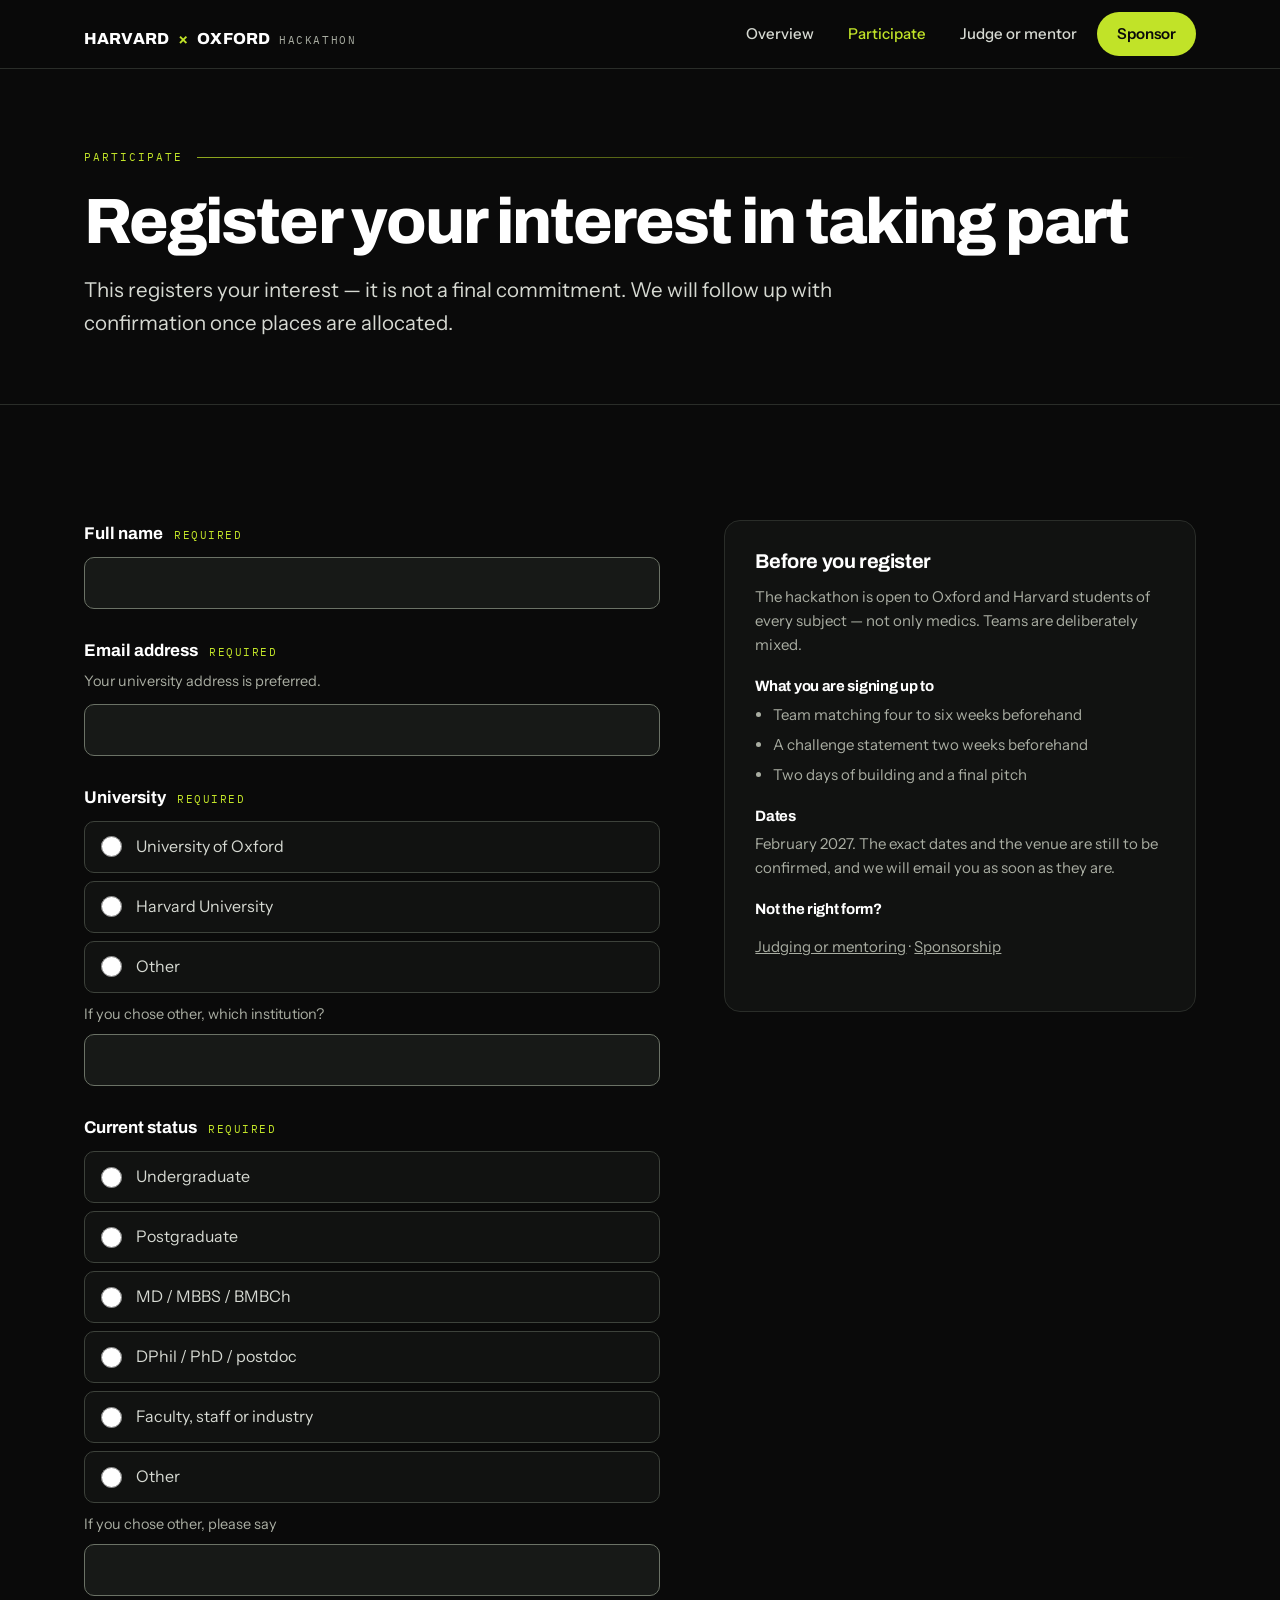
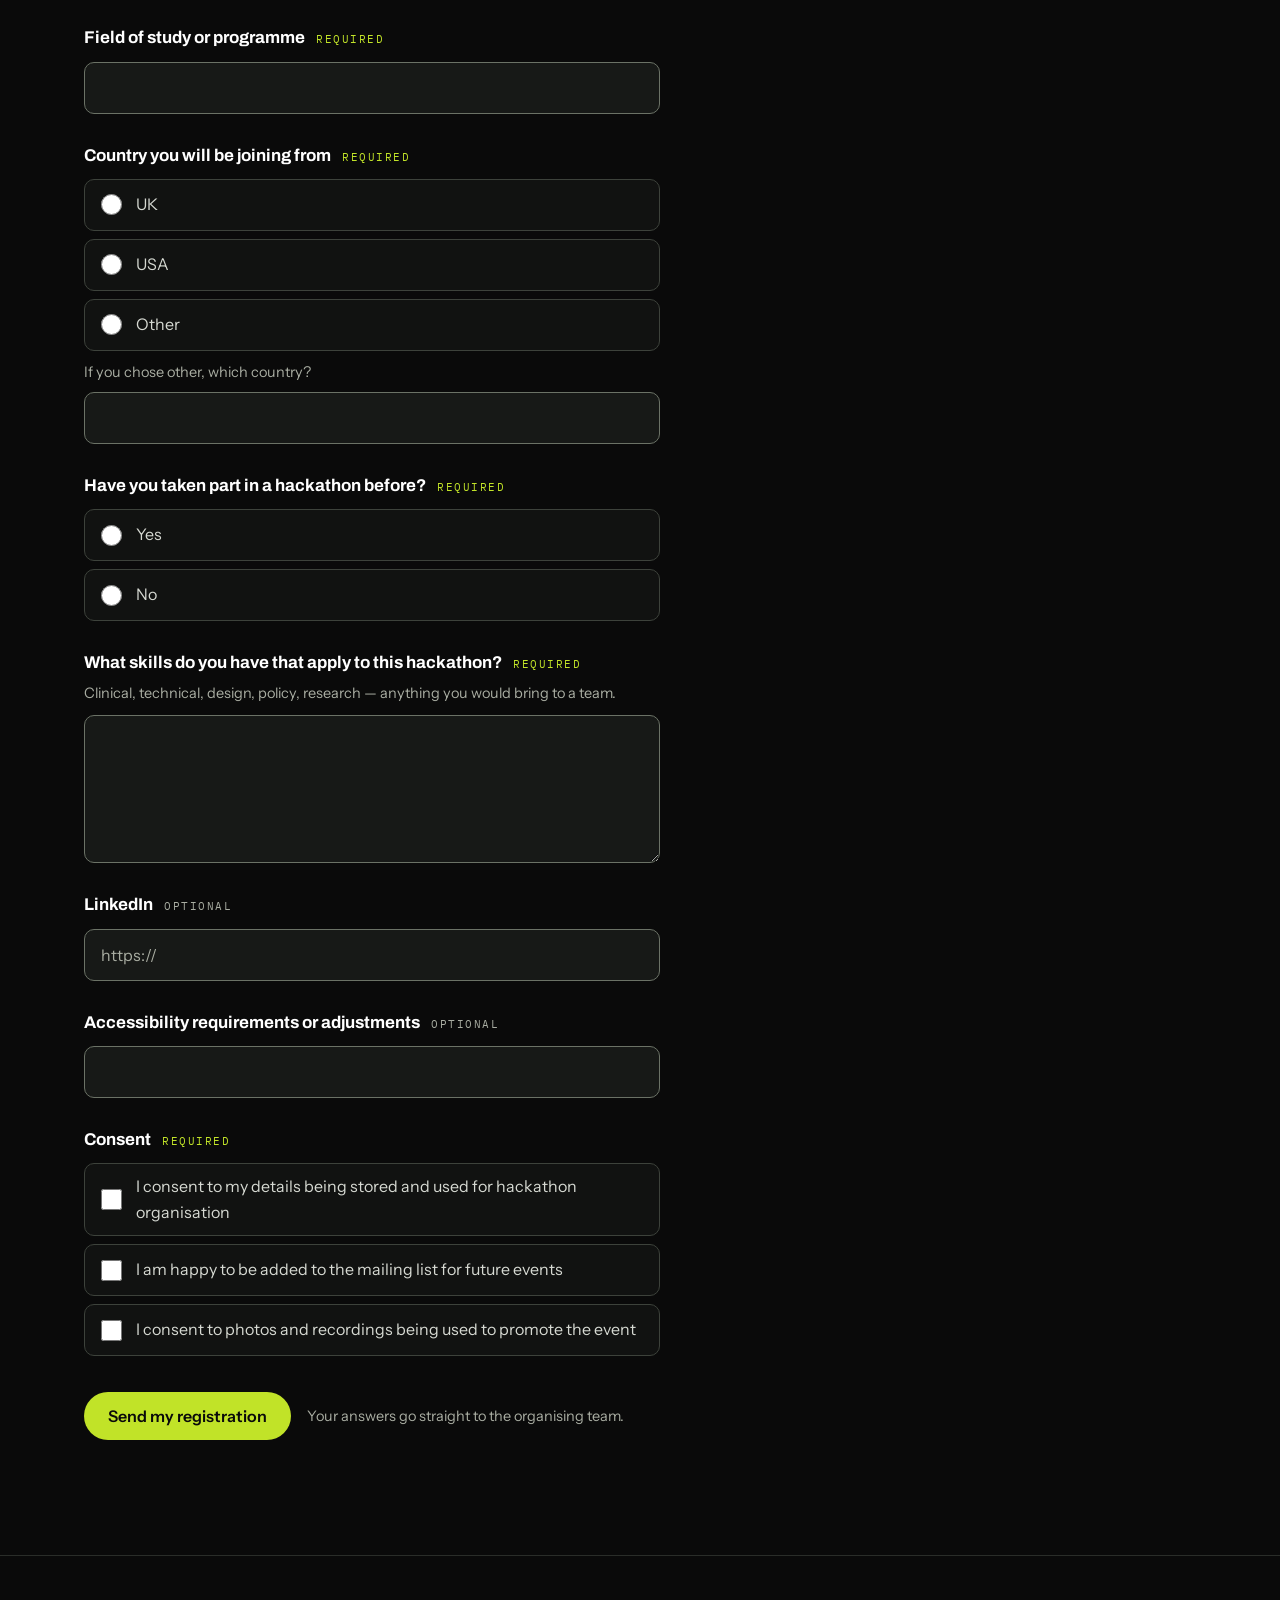
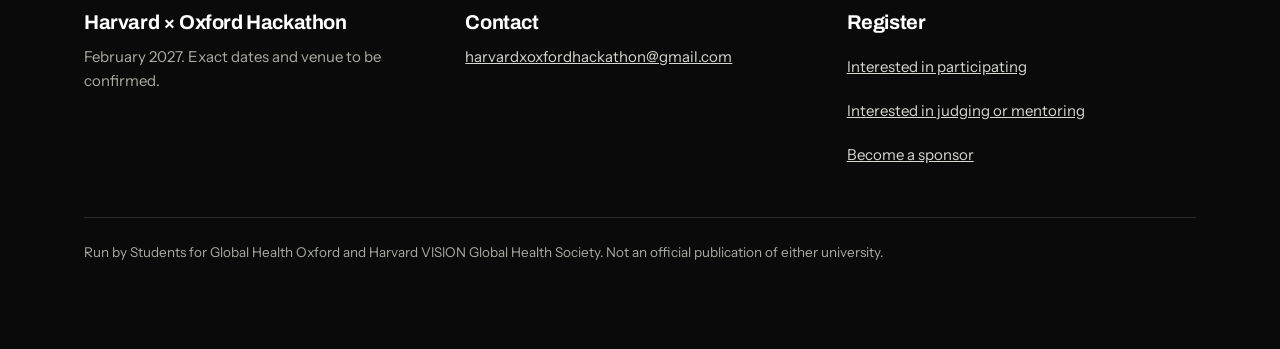
<file: participate.html>
<!DOCTYPE html>
<html lang="en-GB">
<head>
<meta charset="utf-8">
<meta name="viewport" content="width=device-width, initial-scale=1">
<title>Register your interest in participating — Harvard × Oxford Hackathon</title>
<meta name="description" content="Register your interest in taking part in the Harvard × Oxford healthcare hackathon. Open to Oxford and Harvard students of any subject.">
<meta name="theme-color" content="#0A0A0A">
<link rel="icon" href="data:image/svg+xml,%3Csvg%20xmlns%3D%22http%3A%2F%2Fwww.w3.org%2F2000%2Fsvg%22%20viewBox%3D%220%200%2032%2032%22%3E%3Crect%20width%3D%2232%22%20height%3D%2232%22%20rx%3D%227%22%20fill%3D%22%230A0A0A%22%2F%3E%3Cpath%20d%3D%22M9%209L23%2023M23%209L9%2023%22%20stroke%3D%22%23C1E328%22%20stroke-width%3D%224.5%22%20stroke-linecap%3D%22round%22%2F%3E%3C%2Fsvg%3E">
<link rel="preconnect" href="https://fonts.googleapis.com">
<link rel="preconnect" href="https://fonts.gstatic.com" crossorigin>
<link href="https://fonts.googleapis.com/css2?family=Archivo:wght@600;700;800&family=Instrument+Sans:wght@400;500;600&family=IBM+Plex+Mono:wght@400;500&display=swap" rel="stylesheet">
<link rel="stylesheet" href="assets/hack.css?v=4">
</head>
<body>

<a class="skip" href="#main">Skip to main content</a>

<!-- HEADER — duplicated on index.html, participate.html, mentor.html and
     sponsor.html. Change one, change all four. -->
<header class="site-head">
  <div class="wrap head-in">
    <a class="brand" href="index.html">
      Harvard <span class="x" aria-hidden="true">×</span><span class="vh">by</span> Oxford
      <span class="sub">Hackathon</span>
    </a>

    <button class="menu-btn" type="button" aria-expanded="false" aria-controls="mainnav">
      <span class="bars" aria-hidden="true"></span> Menu
    </button>

    <nav class="mainnav" id="mainnav" aria-label="Main">
      <ul>
        <li><a href="index.html">Overview</a></li>
        <li><a href="participate.html" aria-current="page">Participate</a></li>
        <li><a href="mentor.html">Judge or mentor</a></li>
        <li class="nav-cta"><a href="sponsor.html">Sponsor</a></li>
      </ul>
    </nav>
  </div>
</header>

<main id="main">

<section class="page-head">
  <div class="wrap">
    <p class="eyebrow">Participate</p>
    <h1>Register your interest in taking part</h1>
    <p class="lede">This registers your interest — it is not a final commitment. We will follow up
    with confirmation once places are allocated.</p>
  </div>
</section>

<section>
  <div class="wrap form-layout">
    <div>
      <h2 class="vh">Participant interest form</h2>

      <form class="form" id="participant-form" method="post"
            action="https://docs.google.com/forms/d/e/1FAIpQLScSlNRQvdqGFszBHgN9eUtRKwIhepIpSF11P9p529eYO-746A/formResponse"
            data-thanks="participant-thanks">
        <input type="hidden" name="fvv" value="1">
        <input type="hidden" name="pageHistory" value="0">

        <div class="field">
          <label for="p-name">Full name <span class="req">Required</span></label>
          <input id="p-name" name="entry.1702824825" type="text" autocomplete="name" required>
        </div>

        <div class="field">
          <label for="p-email">Email address <span class="req">Required</span></label>
          <p class="hint" id="p-email-hint">Your university address is preferred.</p>
          <input id="p-email" name="entry.1987812854" type="email" autocomplete="email"
                 aria-describedby="p-email-hint" required>
        </div>

        <div class="field">
          <fieldset>
            <legend>University <span class="req">Required</span></legend>
            <div class="opts">
              <label class="opt"><input type="radio" name="entry.2041913706" value="University of Oxford" required> University of Oxford</label>
              <label class="opt"><input type="radio" name="entry.2041913706" value="Harvard University"> Harvard University</label>
              <label class="opt"><input type="radio" name="entry.2041913706" value="__other_option__"> Other</label>
            </div>
            <div class="opt-other">
              <label for="p-uni-other">If you chose other, which institution?</label>
              <input id="p-uni-other" name="entry.2041913706.other_option_response" type="text">
            </div>
          </fieldset>
        </div>

        <div class="field">
          <fieldset>
            <legend>Current status <span class="req">Required</span></legend>
            <div class="opts">
              <label class="opt"><input type="radio" name="entry.250441692" value="Undergraduate" required> Undergraduate</label>
              <label class="opt"><input type="radio" name="entry.250441692" value="Postgraduate"> Postgraduate</label>
              <label class="opt"><input type="radio" name="entry.250441692" value="MD/MBBS/BMBCH"> MD / MBBS / BMBCh</label>
              <label class="opt"><input type="radio" name="entry.250441692" value="DPhil/PhD/Post doc"> DPhil / PhD / postdoc</label>
              <label class="opt"><input type="radio" name="entry.250441692" value="Faculty/Staff/Industry"> Faculty, staff or industry</label>
              <label class="opt"><input type="radio" name="entry.250441692" value="__other_option__"> Other</label>
            </div>
            <div class="opt-other">
              <label for="p-status-other">If you chose other, please say</label>
              <input id="p-status-other" name="entry.250441692.other_option_response" type="text">
            </div>
          </fieldset>
        </div>

        <div class="field">
          <label for="p-field">Field of study or programme <span class="req">Required</span></label>
          <input id="p-field" name="entry.2097611378" type="text" required>
        </div>

        <div class="field">
          <fieldset>
            <legend>Country you will be joining from <span class="req">Required</span></legend>
            <div class="opts">
              <label class="opt"><input type="radio" name="entry.58971206" value="UK" required> UK</label>
              <label class="opt"><input type="radio" name="entry.58971206" value="USA"> USA</label>
              <label class="opt"><input type="radio" name="entry.58971206" value="__other_option__"> Other</label>
            </div>
            <div class="opt-other">
              <label for="p-country-other">If you chose other, which country?</label>
              <input id="p-country-other" name="entry.58971206.other_option_response" type="text">
            </div>
          </fieldset>
        </div>

        <div class="field">
          <fieldset>
            <legend>Have you taken part in a hackathon before? <span class="req">Required</span></legend>
            <div class="opts">
              <label class="opt"><input type="radio" name="entry.1775289666" value="Yes" required> Yes</label>
              <label class="opt"><input type="radio" name="entry.1775289666" value="No"> No</label>
            </div>
          </fieldset>
        </div>

        <div class="field">
          <label for="p-skills">What skills do you have that apply to this hackathon? <span class="req">Required</span></label>
          <p class="hint" id="p-skills-hint">Clinical, technical, design, policy, research — anything you would bring
          to a team.</p>
          <textarea id="p-skills" name="entry.1868020712" rows="5" aria-describedby="p-skills-hint" required></textarea>
        </div>

        <div class="field">
          <label for="p-linkedin">LinkedIn <span class="opt-tag">Optional</span></label>
          <input id="p-linkedin" name="entry.1776043644" type="url" autocomplete="url" placeholder="https://">
        </div>

        <div class="field">
          <label for="p-access">Accessibility requirements or adjustments <span class="opt-tag">Optional</span></label>
          <input id="p-access" name="entry.182871278" type="text">
        </div>

        <div class="field">
          <fieldset>
            <legend>Consent <span class="req">Required</span></legend>
            <div class="opts">
              <label class="opt"><input type="checkbox" name="entry.1524202413" value="I consent to my details being stored and used for hackathon organisation" required> I consent to my details being stored and used for hackathon organisation</label>
              <label class="opt"><input type="checkbox" name="entry.1524202413" value="I'm happy to be added to the mailing list for future events (optional)"> I am happy to be added to the mailing list for future events</label>
              <label class="opt"><input type="checkbox" name="entry.1524202413" value="I consent to photos/recordings being used for event promotion (optional)"> I consent to photos and recordings being used to promote the event</label>
            </div>
          </fieldset>
        </div>

        <div class="form-actions">
          <button class="btn btn-fill" type="submit">Send my registration</button>
          <p>Your answers go straight to the organising team.</p>
        </div>
      </form>

      <div class="thanks" id="participant-thanks" hidden>
        <h2>Thank you — your interest is registered</h2>
        <p>We have your details. You will hear from us with confirmation once places are allocated.</p>
        <p><a href="index.html">Back to the hackathon overview</a></p>
      </div>
    </div>

    <aside class="aside">
      <h2>Before you register</h2>
      <p>The hackathon is open to Oxford and Harvard students of every subject — not only medics.
      Teams are deliberately mixed.</p>

      <h3>What you are signing up to</h3>
      <ul>
        <li>Team matching four to six weeks beforehand</li>
        <li>A challenge statement two weeks beforehand</li>
        <li>Two days of building and a final pitch</li>
      </ul>

      <h3>Dates</h3>
      <p>February 2027. The exact dates and the venue are still to be confirmed, and we will email you as
      soon as they are.</p>

      <h3>Not the right form?</h3>
      <p><a href="mentor.html">Judging or mentoring</a> · <a href="sponsor.html">Sponsorship</a></p>
    </aside>
  </div>
</section>

</main>

<!-- FOOTER — duplicated on all four pages. Change one, change all four. -->
<footer class="site-foot">
  <div class="wrap">
    <div class="foot-in">
      <div>
        <h2>Harvard <span class="x" aria-hidden="true">×</span> Oxford Hackathon</h2>
        <p>February 2027. Exact dates and venue to be confirmed.</p>
      </div>
      <div>
        <h2>Contact</h2>
        <p><a href="mailto:harvardxoxfordhackathon@gmail.com">harvardxoxfordhackathon@gmail.com</a></p>
      </div>
      <div>
        <h2>Register</h2>
        <ul>
          <li><a href="participate.html">Interested in participating</a></li>
          <li><a href="mentor.html">Interested in judging or mentoring</a></li>
          <li><a href="sponsor.html">Become a sponsor</a></li>
        </ul>
      </div>
    </div>
    <p class="fine">Run by Students for Global Health Oxford and Harvard VISION Global Health
    Society. Not an official publication of either university.</p>
  </div>
</footer>

<script src="assets/hack.js?v=4"></script>
</body>
</html>
</file>
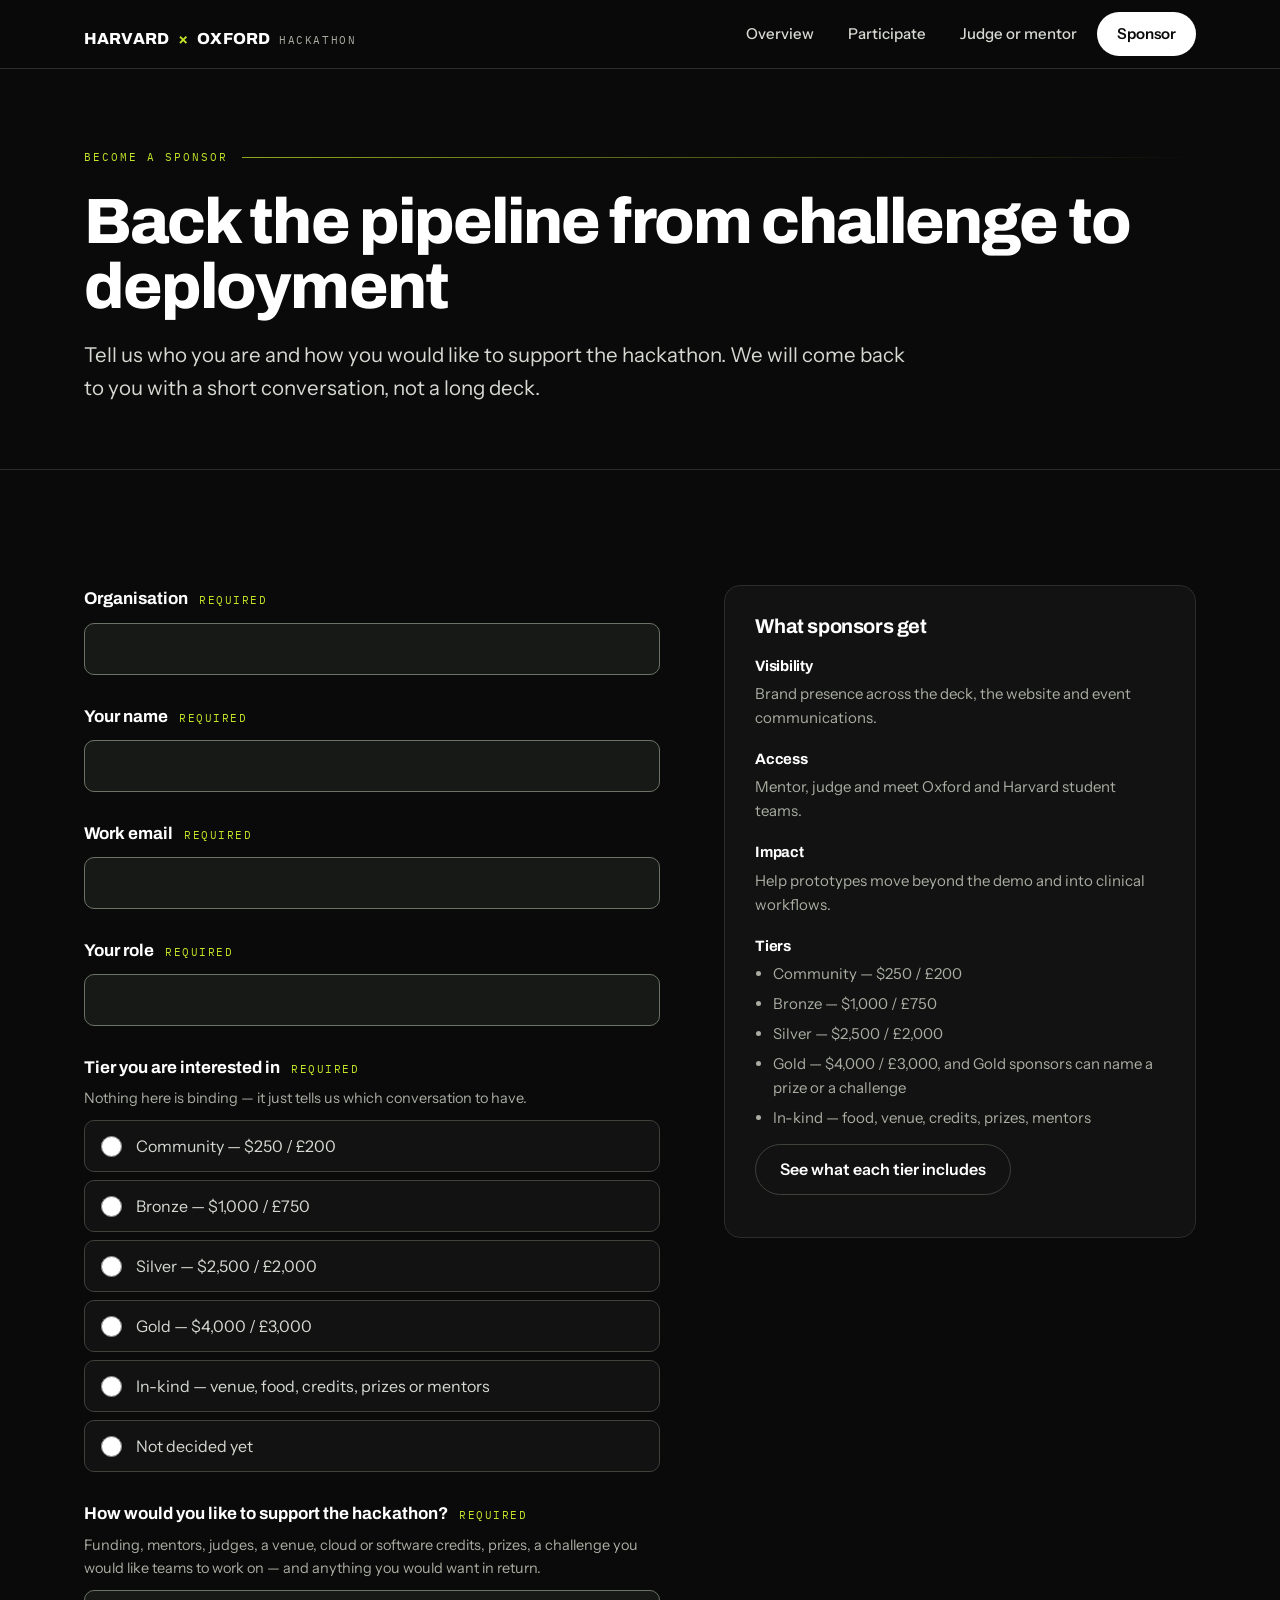
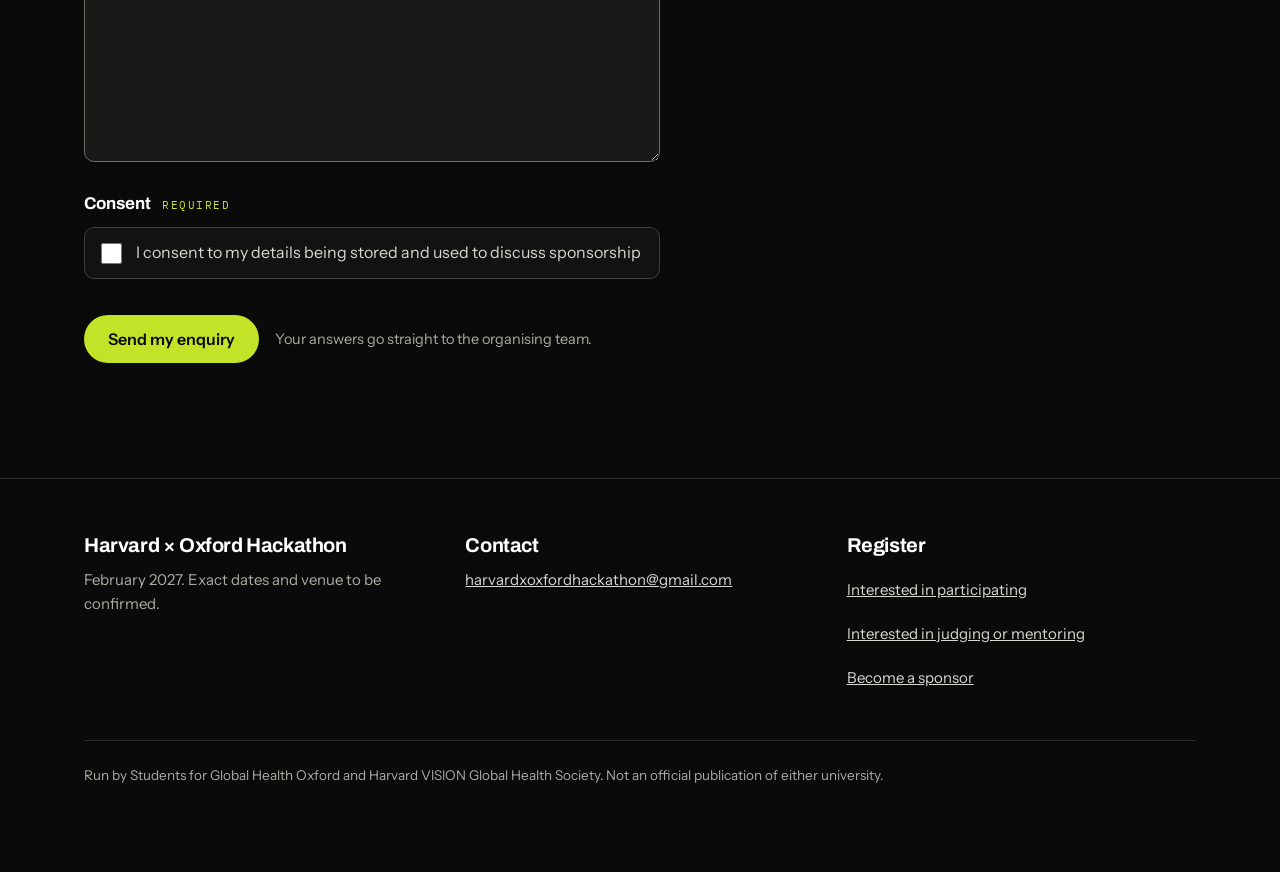
<file: sponsor.html>
<!DOCTYPE html>
<html lang="en-GB">
<head>
<meta charset="utf-8">
<meta name="viewport" content="width=device-width, initial-scale=1">
<title>Become a sponsor — Harvard × Oxford Hackathon</title>
<meta name="description" content="Sponsor the Harvard × Oxford healthcare hackathon. Partnership tiers from £200 to £3,000, plus in-kind support. Tell us how you would like to support the event.">
<meta name="theme-color" content="#0A0A0A">
<link rel="icon" href="data:image/svg+xml,%3Csvg%20xmlns%3D%22http%3A%2F%2Fwww.w3.org%2F2000%2Fsvg%22%20viewBox%3D%220%200%2032%2032%22%3E%3Crect%20width%3D%2232%22%20height%3D%2232%22%20rx%3D%227%22%20fill%3D%22%230A0A0A%22%2F%3E%3Cpath%20d%3D%22M9%209L23%2023M23%209L9%2023%22%20stroke%3D%22%23C1E328%22%20stroke-width%3D%224.5%22%20stroke-linecap%3D%22round%22%2F%3E%3C%2Fsvg%3E">
<link rel="preconnect" href="https://fonts.googleapis.com">
<link rel="preconnect" href="https://fonts.gstatic.com" crossorigin>
<link href="https://fonts.googleapis.com/css2?family=Archivo:wght@600;700;800&family=Instrument+Sans:wght@400;500;600&family=IBM+Plex+Mono:wght@400;500&display=swap" rel="stylesheet">
<link rel="stylesheet" href="assets/hack.css?v=4">
</head>
<body>

<a class="skip" href="#main">Skip to main content</a>

<!-- HEADER — duplicated on index.html, participate.html, mentor.html and
     sponsor.html. Change one, change all four. -->
<header class="site-head">
  <div class="wrap head-in">
    <a class="brand" href="index.html">
      Harvard <span class="x" aria-hidden="true">×</span><span class="vh">by</span> Oxford
      <span class="sub">Hackathon</span>
    </a>

    <button class="menu-btn" type="button" aria-expanded="false" aria-controls="mainnav">
      <span class="bars" aria-hidden="true"></span> Menu
    </button>

    <nav class="mainnav" id="mainnav" aria-label="Main">
      <ul>
        <li><a href="index.html">Overview</a></li>
        <li><a href="participate.html">Participate</a></li>
        <li><a href="mentor.html">Judge or mentor</a></li>
        <li class="nav-cta"><a href="sponsor.html" aria-current="page">Sponsor</a></li>
      </ul>
    </nav>
  </div>
</header>

<main id="main">

<section class="page-head">
  <div class="wrap">
    <p class="eyebrow">Become a sponsor</p>
    <h1>Back the pipeline from challenge to deployment</h1>
    <p class="lede">Tell us who you are and how you would like to support the hackathon. We will
    come back to you with a short conversation, not a long deck.</p>
  </div>
</section>

<section>
  <div class="wrap form-layout">
    <div>
      <h2 class="vh">Sponsorship enquiry form</h2>

      <!-- ============================================================
           This form posts straight into the Google Form
           "Become a sponsor", the same way participate.html and mentor.html
           post into theirs. Answers land in that form's response sheet.

           Each name= below is the entry id of the matching question. If you
           add, remove or reorder a question in Google Forms, update the
           matching field here or that answer is dropped silently. To find the
           ids: open the live form, view page source, search for "entry." —
           they appear in question order.

           The radio values must match the Google Form's option text character
           for character, em dashes included, or Google rejects the answer.

           To be told about new enquiries: in the form's Responses tab, open
           the three-dot menu and switch on "Get email notifications for new
           responses".
           ============================================================ -->

      <form class="form" id="sponsor-form" method="post"
            action="https://docs.google.com/forms/d/e/1FAIpQLSfd3KHqvEds8RmG3E28Yvl6YmZ85TPpOoGHiVw8ypMLGvX__g/formResponse"
            data-thanks="sponsor-thanks">
        <input type="hidden" name="fvv" value="1">
        <input type="hidden" name="pageHistory" value="0">

        <div class="field">
          <label for="s-org">Organisation <span class="req">Required</span></label>
          <input id="s-org" name="entry.1239779420" type="text" autocomplete="organization" required>
        </div>

        <div class="field">
          <label for="s-name">Your name <span class="req">Required</span></label>
          <input id="s-name" name="entry.1382594853" type="text" autocomplete="name" required>
        </div>

        <div class="field">
          <label for="s-email">Work email <span class="req">Required</span></label>
          <input id="s-email" name="entry.1030671310" type="email" autocomplete="email" required>
        </div>

        <div class="field">
          <label for="s-role">Your role <span class="req">Required</span></label>
          <input id="s-role" name="entry.82118045" type="text" autocomplete="organization-title" required>
        </div>

        <div class="field">
          <fieldset>
            <legend>Tier you are interested in <span class="req">Required</span></legend>
            <p class="hint">Nothing here is binding — it just tells us which conversation to have.</p>
            <div class="opts">
              <label class="opt"><input type="radio" name="entry.1376881582" value="Community — $250 / £200" required> Community — $250 / £200</label>
              <label class="opt"><input type="radio" name="entry.1376881582" value="Bronze — $1,000 / £750"> Bronze — $1,000 / £750</label>
              <label class="opt"><input type="radio" name="entry.1376881582" value="Silver — $2,500 / £2,000"> Silver — $2,500 / £2,000</label>
              <label class="opt"><input type="radio" name="entry.1376881582" value="Gold — $4,000 / £3,000"> Gold — $4,000 / £3,000</label>
              <label class="opt"><input type="radio" name="entry.1376881582" value="In-kind — venue, food, credits, prizes or mentors"> In-kind — venue, food, credits, prizes or mentors</label>
              <label class="opt"><input type="radio" name="entry.1376881582" value="Not decided yet"> Not decided yet</label>
            </div>
          </fieldset>
        </div>

        <div class="field">
          <label for="s-support">How would you like to support the hackathon? <span class="req">Required</span></label>
          <p class="hint" id="s-support-hint">Funding, mentors, judges, a venue, cloud or software
          credits, prizes, a challenge you would like teams to work on — and anything you would want
          in return.</p>
          <textarea id="s-support" name="entry.618264078" rows="6"
                    aria-describedby="s-support-hint" required></textarea>
        </div>

        <div class="field">
          <fieldset>
            <legend>Consent <span class="req">Required</span></legend>
            <div class="opts">
              <label class="opt"><input type="checkbox" name="entry.869720023" value="I consent to my details being stored and used to discuss sponsorship" required> I consent to my details being stored and used to discuss sponsorship</label>
            </div>
          </fieldset>
        </div>

        <div class="form-actions">
          <button class="btn btn-fill" type="submit">Send my enquiry</button>
          <p>Your answers go straight to the organising team.</p>
        </div>
      </form>

      <div class="thanks" id="sponsor-thanks" hidden>
        <h2>Thank you — we have your enquiry</h2>
        <p>One of the organisers will come back to you shortly.</p>
        <p><a href="index.html">Back to the hackathon overview</a></p>
      </div>
    </div>

    <aside class="aside">
      <h2>What sponsors get</h2>

      <h3>Visibility</h3>
      <p>Brand presence across the deck, the website and event communications.</p>

      <h3>Access</h3>
      <p>Mentor, judge and meet Oxford and Harvard student teams.</p>

      <h3>Impact</h3>
      <p>Help prototypes move beyond the demo and into clinical workflows.</p>

      <h3>Tiers</h3>
      <ul>
        <li>Community — $250 / £200</li>
        <li>Bronze — $1,000 / £750</li>
        <li>Silver — $2,500 / £2,000</li>
        <li>Gold — $4,000 / £3,000, and Gold sponsors can name a prize or a challenge</li>
        <li>In-kind — food, venue, credits, prizes, mentors</li>
      </ul>
      <p><a class="btn btn-ghost" href="index.html#sponsors">See what each tier includes</a></p>
    </aside>
  </div>
</section>

</main>

<!-- FOOTER — duplicated on all four pages. Change one, change all four. -->
<footer class="site-foot">
  <div class="wrap">
    <div class="foot-in">
      <div>
        <h2>Harvard <span class="x" aria-hidden="true">×</span> Oxford Hackathon</h2>
        <p>February 2027. Exact dates and venue to be confirmed.</p>
      </div>
      <div>
        <h2>Contact</h2>
        <p><a href="mailto:harvardxoxfordhackathon@gmail.com">harvardxoxfordhackathon@gmail.com</a></p>
      </div>
      <div>
        <h2>Register</h2>
        <ul>
          <li><a href="participate.html">Interested in participating</a></li>
          <li><a href="mentor.html">Interested in judging or mentoring</a></li>
          <li><a href="sponsor.html">Become a sponsor</a></li>
        </ul>
      </div>
    </div>
    <p class="fine">Run by Students for Global Health Oxford and Harvard VISION Global Health
    Society. Not an official publication of either university.</p>
  </div>
</footer>

<script src="assets/hack.js?v=4"></script>
</body>
</html>
</file>
<file: assets/hack.css>
/* ============================================================
   Harvard x Oxford Hackathon — one stylesheet for the page.
   Colours live in :root. Every pair below meets WCAG AA.
   ============================================================ */

:root{
  /* --- colour ---------------------------------------------
     Contrast ratios are measured against --void (#0A0A0A).
     Lime is a DARK-BACKGROUND colour only: on white it is 1.5:1
     and must never be used for text there. */
  --void:#0A0A0A;       /* page background */
  --panel:#111211;      /* cards */
  --panel-2:#171917;    /* raised cards, table rows */
  --line:#2A2D29;       /* hairlines */
  --line-2:#3D423B;     /* hairlines on raised cards */
  --field-line:#6B7266; /* form control borders       4.0:1 */
  --paper:#FFFFFF;      /* headings on dark          19.8:1 */
  --body:#D6D9D2;       /* body text on dark         13.9:1 */
  --muted:#A9ADA2;      /* captions, labels           8.7:1 */
  --lime:#C1E328;       /* accent. On dark 13.5:1; ink on lime 13.5:1 */
  --lime-dim:#8FA81E;   /* lime hairlines and hovers  7.3:1 */
  --ink:#0A0A0A;        /* text ON lime */
  --bronze:#F0A32A;     /* tier marker                8.4:1 */
  --silver:#B9BDB6;     /* tier marker                9.3:1 */
  --focus:#8AB4FF;      /* focus ring                 9.5:1 */

  --display:"Archivo",system-ui,sans-serif;
  --text:"Instrument Sans",system-ui,sans-serif;
  --mono:"IBM Plex Mono",ui-monospace,monospace;
  --pad:clamp(20px,5vw,64px);
  --head-h:68px;
}

*{box-sizing:border-box}
html{scroll-behavior:smooth;scroll-padding-top:calc(var(--head-h) + 16px)}
body{
  margin:0;background:var(--void);color:var(--body);
  font-family:var(--text);font-size:17px;line-height:1.6;
  -webkit-font-smoothing:antialiased;
}
img{max-width:100%;display:block}
a{color:inherit}
/* long addresses must never push the page sideways */
a[href^="mailto:"]{overflow-wrap:anywhere}

/* --- accessibility floor ---------------------------------- */
.skip{
  position:absolute;left:12px;top:-80px;z-index:200;
  background:var(--lime);color:var(--ink);padding:14px 22px;border-radius:0 0 10px 10px;
  font-weight:700;text-decoration:none;transition:top .18s;
}
.skip:focus{top:0}
:focus-visible{outline:3px solid var(--focus);outline-offset:3px;border-radius:4px}
.vh{
  position:absolute;width:1px;height:1px;margin:-1px;padding:0;
  overflow:hidden;clip:rect(0 0 0 0);white-space:nowrap;border:0;
}

.wrap{max-width:1240px;margin:0 auto;padding:0 var(--pad)}
h1,h2,h3,h4{font-family:var(--display);color:var(--paper);margin:0;line-height:1.02;letter-spacing:-.02em}
h1{font-weight:800}
h2,h3,h4{font-weight:700}
p{margin:0 0 1em}
.lede{font-size:clamp(17px,1.6vw,21px);color:var(--body);max-width:60ch}

/* --- buttons ---------------------------------------------- */
.btn{
  display:inline-flex;align-items:center;justify-content:center;gap:10px;
  min-height:48px;padding:12px 24px;border-radius:999px;
  font-family:var(--text);font-size:16px;font-weight:600;text-decoration:none;
  border:1.5px solid transparent;transition:background .16s,color .16s,border-color .16s;
}
.btn-fill{background:var(--lime);color:var(--ink)}
.btn-fill:hover{background:var(--paper)}
.btn-ghost{border-color:var(--line-2);color:var(--paper)}
.btn-ghost:hover{border-color:var(--lime);color:var(--lime)}
.btn-arrow{font-family:var(--mono);font-size:15px}
.cta-row{display:flex;flex-wrap:wrap;gap:12px;margin-top:32px}

/* --- header ----------------------------------------------- */
.site-head{
  position:sticky;top:0;z-index:100;
  background:rgba(10,10,10,.92);border-bottom:1px solid var(--line);
  backdrop-filter:saturate(160%) blur(10px);
}
.head-in{display:flex;align-items:center;gap:16px;min-height:var(--head-h)}
.brand{
  display:flex;align-items:baseline;gap:9px;text-decoration:none;margin-right:auto;
  min-height:44px;padding-top:14px;
  font-family:var(--display);font-weight:800;font-size:16px;letter-spacing:.01em;
  color:var(--paper);text-transform:uppercase;
}
.brand .x{color:var(--lime)}
.brand span.sub{
  font-family:var(--mono);font-size:11px;font-weight:400;letter-spacing:.14em;
  color:var(--muted);text-transform:uppercase;
}
.menu-btn{
  display:none;align-items:center;gap:9px;min-height:44px;padding:10px 16px;
  background:none;border:1.5px solid var(--line-2);border-radius:999px;
  color:var(--paper);font:600 15px/1 var(--text);cursor:pointer;
}
.bars,.bars::before,.bars::after{
  display:block;width:16px;height:2px;background:currentColor;content:"";
}
.bars{position:relative}
.bars::before{position:absolute;top:-5px}
.bars::after{position:absolute;top:5px}
.mainnav ul{display:flex;align-items:center;gap:6px;list-style:none;margin:0;padding:0}
.mainnav a{
  display:flex;align-items:center;min-height:44px;padding:8px 14px;border-radius:999px;
  text-decoration:none;color:var(--body);font-size:15px;font-weight:500;
}
.mainnav a:hover{color:var(--lime)}
.mainnav a[aria-current="page"]{color:var(--lime)}
.mainnav .nav-cta a[aria-current="page"]{background:var(--paper);color:var(--ink)}
.mainnav .nav-cta a{background:var(--lime);color:var(--ink);font-weight:600;padding:8px 20px}
.mainnav .nav-cta a:hover{background:var(--paper);color:var(--ink)}

/* --- section furniture ------------------------------------ */
section{padding:clamp(64px,9vw,120px) 0;border-top:1px solid var(--line)}
.eyebrow{
  display:flex;align-items:center;gap:14px;
  font-family:var(--mono);font-size:11px;letter-spacing:.18em;text-transform:uppercase;
  color:var(--lime);margin:0 0 22px;
}
.eyebrow::after{
  content:"";flex:1;height:1px;background:linear-gradient(90deg,var(--lime-dim),transparent);
}
.sec-head{max-width:70ch;margin-bottom:clamp(36px,5vw,60px)}
.sec-head h2{font-size:clamp(30px,4.4vw,52px);margin-bottom:18px}
.sec-head p{color:var(--muted);max-width:62ch}

/* --- hero ------------------------------------------------- */
.hero{
  border-top:0;position:relative;overflow:hidden;
  padding:clamp(56px,8vw,96px) 0 clamp(56px,7vw,88px);
}
.hero::before{
  content:"";position:absolute;inset:-40% -20% auto -20%;height:120%;
  background:radial-gradient(60% 55% at 22% 30%,rgba(193,227,40,.16),transparent 70%);
  pointer-events:none;
}
.hero .wrap{position:relative}
.hero h1{font-size:clamp(42px,8.4vw,104px);letter-spacing:-.035em;margin:0 0 26px}
.hero h1 em{font-style:normal;color:var(--lime)}
.kicker{
  font-family:var(--display);font-weight:800;font-size:clamp(15px,2vw,20px);
  letter-spacing:.06em;text-transform:uppercase;color:var(--paper);margin:0 0 20px;
}
.kicker .x{color:var(--lime);margin:0 6px}
.facts{
  display:grid;grid-template-columns:repeat(auto-fit,minmax(210px,1fr));gap:14px 34px;
  list-style:none;margin:44px 0 0;padding:26px 0 0;border-top:1px solid var(--line);
}
.facts li{font-family:var(--mono);font-size:12px;letter-spacing:.12em;text-transform:uppercase;color:var(--muted);padding:6px 0}
.facts b{display:block;font-family:var(--display);font-size:19px;letter-spacing:0;color:var(--paper);text-transform:none}

/* --- pull quote / mission --------------------------------- */
.pull{
  font-family:var(--display);font-weight:700;color:var(--paper);margin:0;
  font-size:clamp(26px,4vw,46px);line-height:1.08;letter-spacing:-.02em;max-width:20ch;
}
.pull em{font-style:normal;color:var(--lime)}
.split{display:grid;grid-template-columns:1.05fr .95fr;gap:clamp(28px,5vw,64px);align-items:start}

/* --- cards ------------------------------------------------ */
.grid{display:grid;gap:16px}
.g2{grid-template-columns:repeat(2,1fr)}
.g3{grid-template-columns:repeat(3,1fr)}
.g4{grid-template-columns:repeat(4,1fr)}
.g5{grid-template-columns:repeat(5,1fr)}
.card{
  background:var(--panel);border:1px solid var(--line);border-radius:16px;
  padding:clamp(20px,2.4vw,30px);
}
.card h3{font-size:20px;margin-bottom:10px}
.card p{color:var(--muted);margin:0;font-size:15.5px}
.card p + p{margin-top:.8em}
.num{
  display:flex;align-items:center;justify-content:center;flex:none;width:34px;height:34px;
  border:1.5px solid var(--lime);border-radius:50%;margin:0;
  font-family:var(--mono);font-size:13px;color:var(--lime);
}
/* Number and heading sit on one row. The min-height keeps the body copy of
   every card in a row starting at the same line, whether the heading wraps or not. */
.card-top{
  display:flex;align-items:center;gap:14px;
  min-height:62px;margin-bottom:16px;
}
.card-top h3{margin:0}

/* --- challenge list --------------------------------------- */
.chal{border-top:1px solid var(--line);margin:0;padding:0}
.chal > div{
  display:grid;grid-template-columns:minmax(190px,26%) 1fr;gap:8px 32px;
  padding:22px 0;border-bottom:1px solid var(--line);
}
.chal dt{font-family:var(--display);font-weight:700;font-size:19px;color:var(--paper)}
.chal dd{margin:0;color:var(--muted)}

/* --- timeline --------------------------------------------- */
.stage{position:relative;background:var(--panel);border:1px solid var(--line);border-radius:16px;padding:clamp(20px,2.2vw,28px)}
.stage .when{font-family:var(--mono);font-size:11px;letter-spacing:.14em;text-transform:uppercase;color:var(--lime);margin:0 0 12px}
.stage h3{font-size:19px;margin-bottom:12px}
.stage p{font-size:15.5px;color:var(--muted);margin:0 0 16px}
.stage ul{margin:0 0 18px;padding-left:18px;color:var(--body);font-size:15px}
.stage li{margin-bottom:5px}
.out{
  margin-top:auto;padding-top:16px;border-top:1px solid var(--line);
  font-size:14.5px;color:var(--body);
}
.out b{
  display:block;font-family:var(--mono);font-size:10.5px;letter-spacing:.14em;
  text-transform:uppercase;color:var(--muted);margin-bottom:6px;font-weight:400;
}
.stage{display:flex;flex-direction:column}
/* --- judging criteria ------------------------------------- */
.judged{
  display:grid;grid-template-columns:minmax(160px,18%) 1fr;align-items:center;gap:18px 32px;
  margin-top:20px;padding:24px clamp(20px,2.4vw,30px);
  background:var(--panel);border:1px solid var(--line);border-radius:16px;
}
.judged h3{
  margin:0;font-family:var(--mono);font-weight:400;font-size:11px;letter-spacing:.18em;
  text-transform:uppercase;color:var(--lime);
}
.judged ul{display:grid;grid-template-columns:repeat(4,1fr);gap:12px;margin:0;padding:0;list-style:none}
.judged li{
  display:flex;align-items:center;gap:10px;min-height:56px;
  padding:12px 18px;border:1px solid var(--line-2);border-radius:12px;
  font-family:var(--display);font-weight:700;font-size:16px;color:var(--paper);
}
.judged li::before{
  content:"";flex:none;width:8px;height:8px;border-radius:50%;background:var(--lime);
}

/* --- tiers ------------------------------------------------ */
.tier{
  display:flex;flex-direction:column;background:var(--panel-2);
  border:1.5px solid var(--line-2);border-radius:16px;padding:24px 22px;
}
.tier-community{border-color:var(--lime-dim)}
.tier-bronze{border-color:var(--bronze)}
.tier-silver{border-color:var(--silver)}
.tier-gold{border-color:var(--lime)}
.tier .name{
  display:flex;align-items:center;gap:10px;
  font-family:var(--display);font-weight:800;font-size:13px;letter-spacing:.1em;
  text-transform:uppercase;color:var(--lime);margin:0 0 18px;
}
.tier .name span{
  display:flex;align-items:center;justify-content:center;width:26px;height:26px;flex:none;
  border:1.5px solid currentColor;border-radius:50%;font-family:var(--mono);font-size:12px;
}
.tier-bronze .name{color:var(--bronze)}
.tier-silver .name{color:var(--silver)}
.tier .price{font-family:var(--display);font-weight:800;color:var(--paper);font-size:clamp(25px,2.4vw,31px);letter-spacing:-.02em;margin:0}
.tier .price .alt{
  display:block;margin-top:6px;
  font-family:var(--text);font-weight:500;font-size:16px;letter-spacing:0;color:var(--muted);
}
.tier ul{
  margin:18px 0 0;padding:18px 0 0;list-style:none;border-top:1px solid var(--line-2);
  color:var(--body);font-size:15px;
}
.tier li{margin-bottom:6px}
/* --- sponsor logo wall ------------------------------------ */
/* Sponsor logos are supplied as dark artwork on white, so the tiles are white
   rather than the page black — otherwise the logos disappear. */
.logos{
  display:grid;grid-template-columns:repeat(auto-fit,minmax(220px,1fr));gap:16px;
  margin:0;padding:0;list-style:none;
}
.logos li{
  display:flex;align-items:center;justify-content:center;min-height:132px;padding:24px 28px;
  background:var(--paper);border:1px solid var(--line-2);border-radius:16px;
}
.logos li span{ /* until a logo file arrives, the name stands in for it */
  font-family:var(--display);font-weight:700;font-size:19px;letter-spacing:-.01em;
  color:var(--ink);text-align:center;
}
.logos img{max-height:68px;width:auto;object-fit:contain}

/* --- offer list (beyond the hackathon) -------------------- */
.offer{display:grid;grid-template-columns:minmax(200px,24%) 1fr;gap:10px 32px;padding:26px 0;border-bottom:1px solid var(--line)}
.offer:first-of-type{border-top:1px solid var(--line)}
.offer h3{font-size:22px}
.offer ul{margin:0;padding-left:18px;color:var(--muted)}
.offer li{margin-bottom:6px}

.caveat{
  margin:28px 0 0;max-width:62ch;color:var(--muted);font-size:15px;
}

/* --- people ----------------------------------------------- */
.person{display:flex;gap:20px;align-items:flex-start}
.person .initials{
  display:flex;align-items:center;justify-content:center;flex:none;width:64px;height:64px;
  border-radius:50%;border:1.5px solid var(--lime);color:var(--lime);
  font-family:var(--display);font-weight:800;font-size:20px;letter-spacing:.02em;
}
.person h3{font-size:21px;margin-bottom:6px}
.person p{margin:0;color:var(--muted);font-size:15.5px}
/* email links are targets, not prose — keep them 44px tall */
.person p a{display:inline-flex;align-items:center;min-height:44px}

/* --- closing call to action ------------------------------- */
.close-cta{background:var(--panel);border-radius:24px;padding:clamp(32px,5vw,64px);border:1px solid var(--line)}
.close-cta h2{font-size:clamp(28px,4vw,46px);margin-bottom:16px}
.close-cta .lede{color:var(--muted)}
.cta-cards{display:grid;grid-template-columns:repeat(3,1fr);gap:16px;margin-top:36px}
.cta-card{
  display:flex;flex-direction:column;gap:12px;background:var(--void);
  border:1px solid var(--line-2);border-radius:16px;padding:24px;
}
.cta-card h3{font-size:19px}
.cta-card p{color:var(--muted);font-size:15px;margin:0 0 6px}
.cta-card .btn{align-self:flex-start;margin-top:auto}

.contact{
  margin-top:32px;padding-top:28px;border-top:1px solid var(--line-2);
}
.contact h3{font-size:19px;margin-bottom:10px}
.contact p{margin:0;color:var(--muted);max-width:62ch;font-size:15.5px}

/* --- forms ------------------------------------------------ */
/* Every control has a real <label for>. Placeholder text is never used
   as a label. The forms post straight to Google Forms, so with JavaScript
   off they still submit — Google shows its own confirmation page. */
.form{max-width:720px;margin:0}
.field{margin:0 0 28px}
.field > label,.field legend{
  display:block;margin:0 0 10px;padding:0;
  font-family:var(--display);font-weight:700;font-size:17px;color:var(--paper);
}
.req,.opt-tag{
  font-family:var(--mono);font-weight:400;font-size:11px;letter-spacing:.14em;
  text-transform:uppercase;color:var(--muted);margin-left:8px;
}
.req{color:var(--lime)}
.hint{margin:-4px 0 10px;color:var(--muted);font-size:14.5px}
.field fieldset{border:0;margin:0;padding:0}

.form input[type=text],.form input[type=email],.form input[type=url],.form textarea{
  display:block;width:100%;min-height:52px;padding:13px 16px;
  background:var(--panel-2);color:var(--paper);
  border:1.5px solid var(--field-line);border-radius:10px;
  font-family:var(--text);font-size:16px;line-height:1.5;
}
.form textarea{min-height:132px;resize:vertical}
.form input::placeholder,.form textarea::placeholder{color:var(--muted)}

.opts{display:grid;gap:8px}
.opt{
  display:flex;align-items:center;gap:14px;min-height:52px;padding:10px 16px;
  background:var(--panel);border:1.5px solid var(--line-2);border-radius:10px;
  color:var(--body);font-size:16px;cursor:pointer;
}
.opt:hover{border-color:var(--field-line)}
.opt input{flex:none;width:21px;height:21px;margin:0;accent-color:var(--lime)}
.opt-other{margin-top:10px}
.opt-other label{
  display:block;margin:0 0 8px;color:var(--muted);font-size:14.5px;font-family:var(--text);font-weight:400;
}

.form-actions{display:flex;flex-wrap:wrap;align-items:center;gap:16px;margin-top:36px}
.form-actions .btn{border:0;cursor:pointer;font-family:var(--text)}
.form-actions p{margin:0;color:var(--muted);font-size:14.5px}
.btn[disabled]{opacity:.5;cursor:not-allowed}

.form-error{
  margin:0 0 24px;padding:16px 20px;border-radius:12px;
  border:1.5px solid var(--bronze);color:var(--paper);background:var(--panel);
}
.thanks{
  padding:clamp(24px,3vw,36px);background:var(--panel);
  border:1.5px solid var(--lime);border-radius:16px;
}
.thanks h2{font-size:clamp(24px,3vw,32px);margin-bottom:12px}
.thanks p{color:var(--body);margin-bottom:0}
.thanks p + p{margin-top:.8em}

/* --- form page furniture ---------------------------------- */
.page-head{padding:clamp(48px,7vw,80px) 0 clamp(28px,4vw,44px);border-top:0}
.page-head h1{font-size:clamp(34px,5.6vw,64px);letter-spacing:-.03em;margin-bottom:20px}
.form-layout{display:grid;grid-template-columns:1.1fr .9fr;gap:clamp(32px,5vw,72px);align-items:start}
.aside{
  position:sticky;top:calc(var(--head-h) + 24px);
  background:var(--panel);border:1px solid var(--line);border-radius:16px;
  padding:clamp(22px,2.6vw,30px);
}
.aside h2{font-size:20px;margin-bottom:14px}
.aside h3{font-size:15px;margin:22px 0 8px}
.aside p,.aside li{color:var(--muted);font-size:15px}
.aside p{margin:0 0 .8em}
.aside ul{margin:0;padding-left:18px}
.aside li{margin-bottom:6px}
.aside .btn{margin-top:8px}
/* the "not the right form?" links are navigation, so give them a real target */
.aside p a{display:inline-flex;align-items:center;min-height:44px}

/* --- footer ----------------------------------------------- */
.site-foot{border-top:1px solid var(--line);padding:56px 0 72px;color:var(--muted);font-size:15px}
.foot-in{
  display:grid;grid-template-columns:repeat(auto-fit,minmax(240px,1fr));
  gap:32px;align-items:start;
}
.site-foot a{color:var(--body)}
.site-foot a:hover{color:var(--lime)}
.site-foot h2{font-size:20px;margin-bottom:12px}
.site-foot ul{list-style:none;margin:0;padding:0}
.site-foot li{margin-bottom:0}
.site-foot li a{display:inline-flex;align-items:center;min-height:44px}
.fine{margin-top:40px;padding-top:24px;border-top:1px solid var(--line);font-size:13.5px}

/* --- line up the insides of cards, not just their edges ----
   Each card in a row borrows the parent grid's rows, so headings, prices,
   lists and output blocks start at the same height in every card in that row —
   however the text happens to wrap at the current width. The row counts below
   are the number of direct children each card has: change the markup, change
   the span. Browsers without subgrid fall back to the rules above, where the
   cards still align top and bottom. */
@supports (grid-template-rows:subgrid){
  #aims .grid > .card,
  #sponsors .g3 > .card{display:grid;grid-row:span 2;grid-template-rows:subgrid}
  .stage{display:grid;grid-row:span 5;grid-template-rows:subgrid}
  .tier{display:grid;grid-row:span 3;grid-template-rows:subgrid}
  .card-top{min-height:0}   /* the shared rows do this job now */
  .out{margin-top:0}
}

/* --- scroll reveal (progressive enhancement) -------------- */
.rv{opacity:1}
.js .rv{opacity:0;transform:translateY(14px)}
.js .rv.in{opacity:1;transform:none;transition:opacity .5s ease,transform .5s ease}

/* --- narrow widths ---------------------------------------- */
@media (max-width:1080px){
  .g5{grid-template-columns:repeat(2,1fr)}
  .g4{grid-template-columns:repeat(2,1fr)}
  .cta-cards{grid-template-columns:1fr}
  .judged{grid-template-columns:1fr;gap:14px}
  .form-layout{grid-template-columns:1fr}
  .aside{position:static}
  .judged ul{grid-template-columns:repeat(2,1fr)}
}
@media (max-width:900px){
  /* No JavaScript: the header wraps and every link stays visible and tappable.
     It also stops sticking, so the taller header does not eat the screen. */
  .site-head{position:static}
  .head-in{flex-wrap:wrap;padding-bottom:10px}
  .mainnav{flex-basis:100%}
  .mainnav ul{flex-wrap:wrap;gap:2px 4px}
  .mainnav a{padding:10px 10px}
  .mainnav .nav-cta a{padding:10px 18px}

  /* With JavaScript: collapse it behind the menu button. */
  .js-nav .site-head{position:sticky;top:0}
  .js-nav .menu-btn{display:inline-flex}
  .js-nav .head-in{flex-wrap:nowrap;padding-bottom:0}
  .js-nav .mainnav{
    position:absolute;left:0;right:0;top:100%;display:none;
    background:var(--panel);border-bottom:1px solid var(--line);padding:8px var(--pad) 20px;
    box-shadow:0 20px 44px rgba(0,0,0,.65);
  }
  .js-nav .mainnav.open{display:block}
  .js-nav .mainnav ul{flex-direction:column;align-items:stretch;gap:2px}
  .js-nav .mainnav a{min-height:48px;padding:12px 4px}
  .js-nav .mainnav .nav-cta a{justify-content:center;margin-top:10px}
  .split{grid-template-columns:1fr}
  .g2{grid-template-columns:1fr}
  .g3{grid-template-columns:1fr 1fr}
  .offer{grid-template-columns:1fr;gap:12px}
}
@media (max-width:680px){
  .g2,.g3,.g4,.g5{grid-template-columns:1fr}
  .card-top{min-height:0}
  .judged ul{grid-template-columns:1fr}
  .chal > div{grid-template-columns:1fr;gap:6px}
  .facts{gap:0 24px}
  .btn{width:100%}
  .cta-row .btn{width:100%}
  .brand span.sub{display:none}
}

/* --- reduced motion --------------------------------------- */
@media (prefers-reduced-motion:reduce){
  html{scroll-behavior:auto}
  .js .rv{opacity:1;transform:none}
  *{transition-duration:.001ms !important;animation-duration:.001ms !important}
}
</file>
